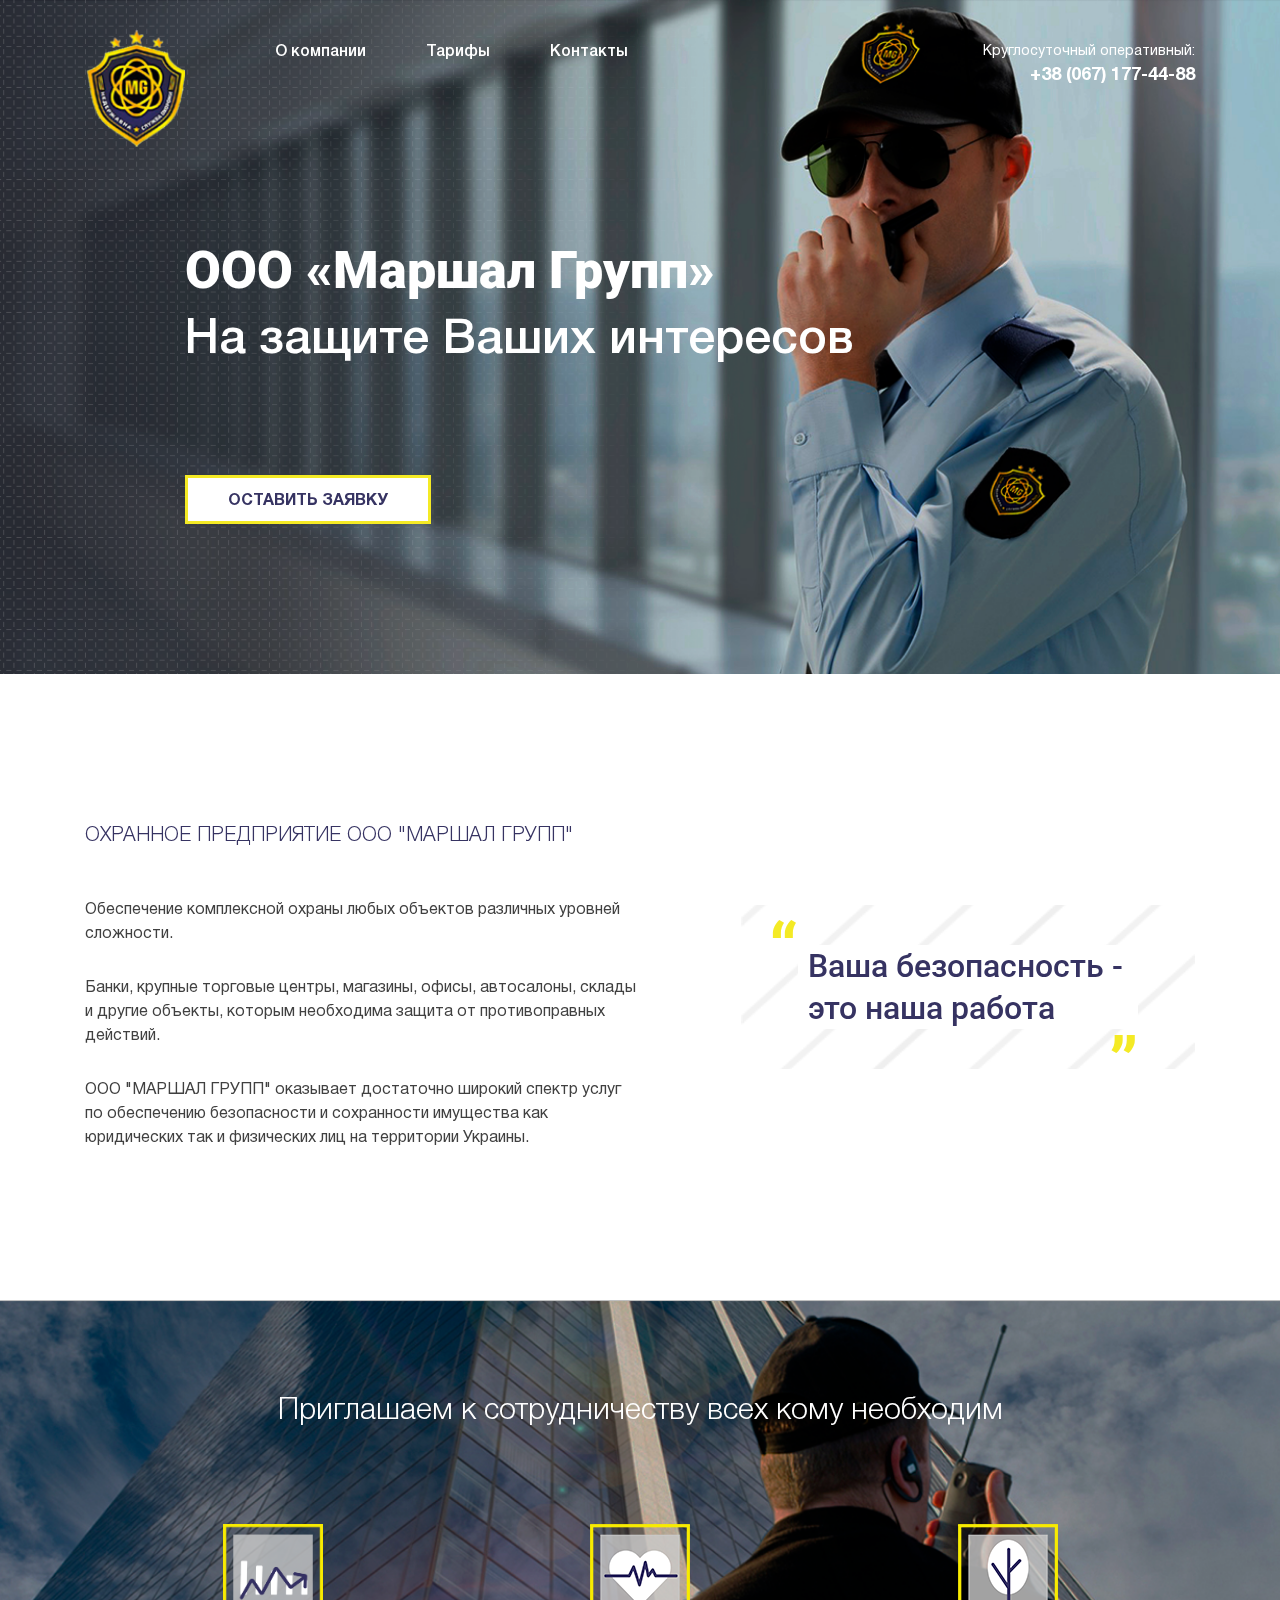
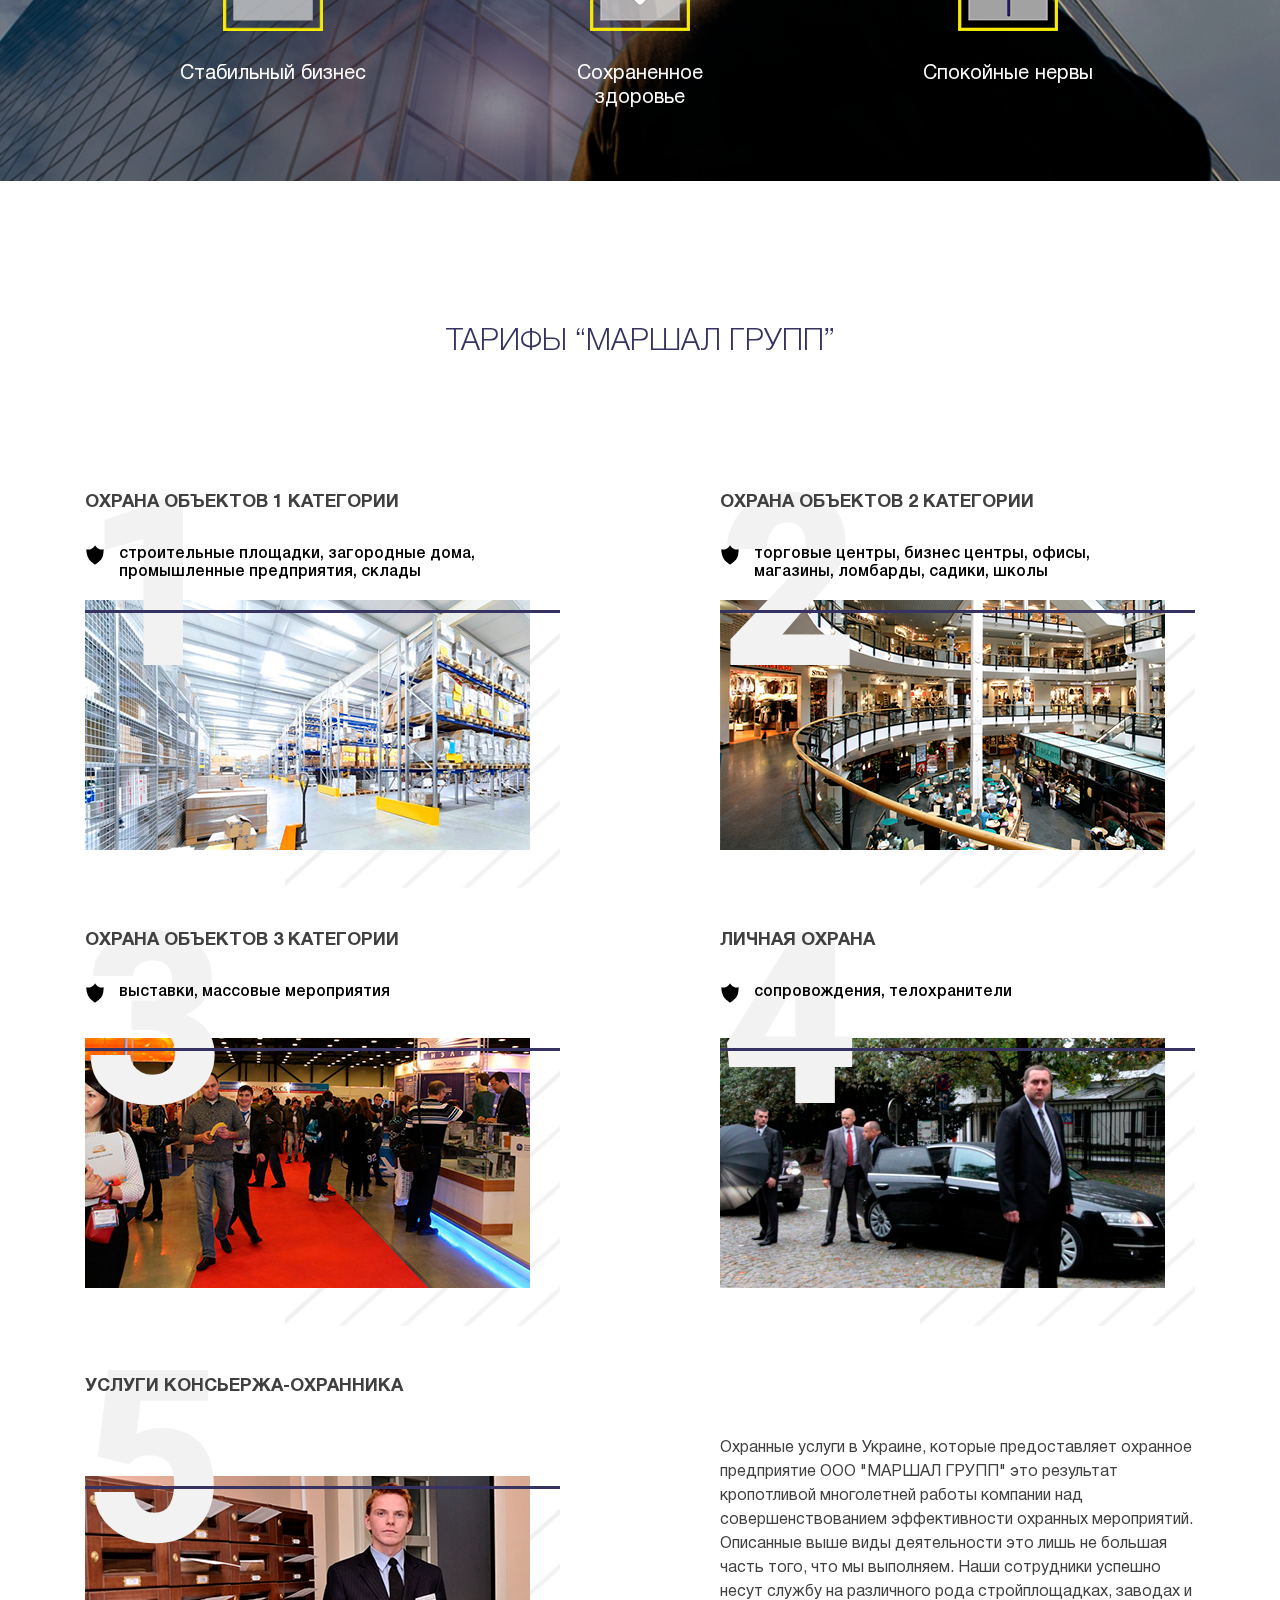
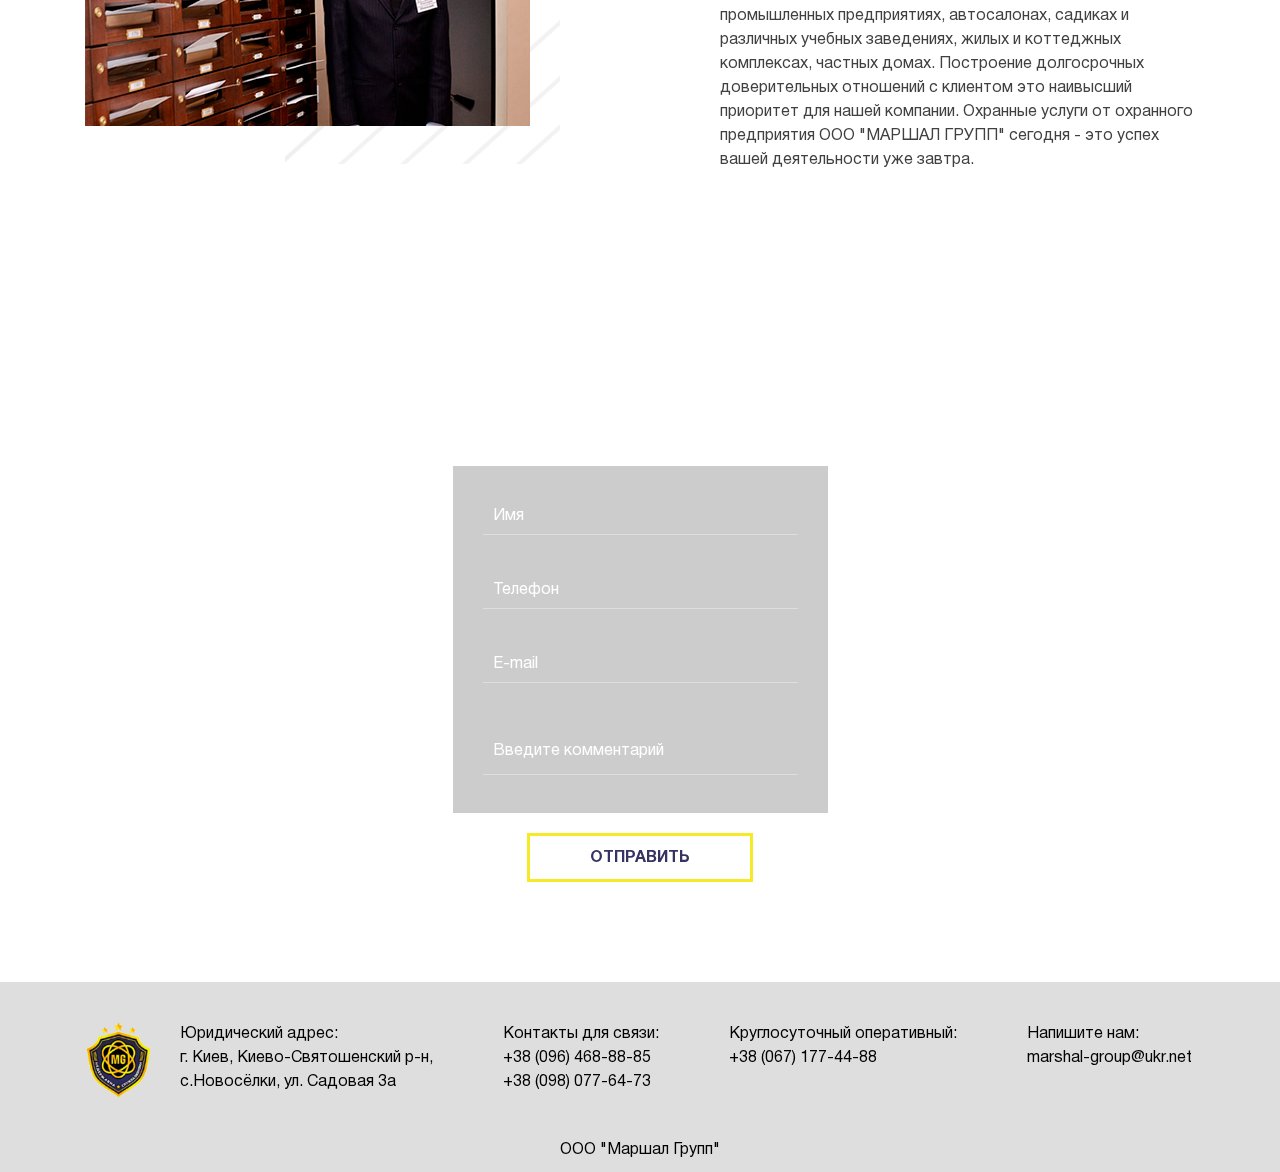
<file: index.html>
<!DOCTYPE html>
<html lang="ru">
<head>
    <meta charset="UTF-8">
    <meta name="viewport" content="width=device-width" initial-scale="1.0">
    <title>Главная</title>
    <link rel="icon" href="img/fav-ico.png">
    <link rel="stylesheet" href="css/style.css">
    <link href="https://fonts.googleapis.com/css?family=Roboto:500,700,900,900i" rel="stylesheet">
</head>
<body>
  <header class="header home-page" data-parallax="scroll" data-image-src="img/header-bg.png">
    <div class="wrapper">
      <div class="header-sticky">
        <div class="header-sticky__wrapper">
          <div class="header-content">
            <div class="header-logo">
              <img src="img/logo.png" alt="">
            </div>
            <ul class="header-nav">
              <li class="header-nav__item">
                <a href="documents/about.html">О компании</a>
              </li>
              <li class="header-nav__item">
                <a href="documents/tariff.html">Тарифы</a>
              </li>
              <li class="header-nav__item">
                <a href="documents/contacts.html">Контакты</a>
              </li>
            </ul>
            <div class="header-tell">
              <span>Круглосуточный оперативный:</span>
              <a href="#">+38 (067) 177-44-88 </a>
            </div>
          </div>
        </div>
      </div>
      <div class="header-title" >
        <h1>ООО «Маршал Групп»</h1>
        <p>На защите Ваших интересов</p>
        <a href="#" class="mar-btn js-scroll">Оставить заявку</a>
      </div>
    </div>
  </header>
  <main class="main home-page">
    <div class="wrapper">
        <div class="main-content">
          <div class="marshal-text">
            <h2>Охранное предприятие ООО "МАРШАЛ ГРУПП"</h2>
            <p>Обеспечение комплексной охраны любых объектов различных уровней сложности.</p>
            <p>Банки, крупные торговые центры, магазины, офисы, автосалоны, склады и другие объекты, которым   необходима защита от противоправных действий.</p>
            <p>OOO "МАРШАЛ ГРУПП" оказывает достаточно широкий спектр услуг по обеспечению безопасности и сохранности имущества как юридических так и физических лиц на территории Украины.</p>
          </div>
          <div class="main-title">
            <div class="main-title__text">
              <p>Ваша безопасность - это наша работа</p>
              <div class="pattern-block">
              </div>
            </div>
          </div>
        </div>
      </div>
      <div class="cooperation" style="background-image: url('img/cooperation.png');">
        <div class="wrapper">
          <p class="cooperation-title">Приглашаем к сотрудничеству всех кому необходим</p>
          <div class="cooperation-offers">
            <div class="cooperation-offers__row">
              <div class="offers__img">
                <img src="img/buisness.png" alt="">
              </div>
              <span>Стабильный бизнес</span>
            </div>
            <div class="cooperation-offers__row">
              <div class="offers__img">
                <img src="img/health.png" alt="">
              </div>
              <span>Сохраненное здоровье</span>
            </div>
            <div class="cooperation-offers__row">
              <div class="offers__img">
                <img src="img/nerves.png" alt="">
              </div>
              <span>Спокойные нервы</span>
            </div>
          </div>
        </div>
      </div>
      <div class="rates">
        <p class="rates-title">Тарифы “Маршал групп”</p>
        <div class="wrapper">
          <div class="rates-content__holder">
            <div class="rates-block">
              <a href="documents/tariff.html#obj1">
                <div class="rates-block__content" style="background-image: url('img/rate1.png');">
                  <div class="rates-block__top">
                    <h3>Охрана объектов 1 категории</h3>
                    <div>
                      <img src="img/shield.svg" alt=""> <span>строительные площадки, загородные дома, промышленные предприятия, склады </span>
                    </div>
                  </div>
                </div>
                <div class="pattern-block"></div>
              </a>
            </div>
            <div class="rates-block">
              <a href="documents/tariff.html#obj2">
                <div class="rates-block__content" style="background-image: url('img/tc.png');">
                  <div class="rates-block__top">
                    <h3>Охрана объектов 2 категории</h3>
                    <div>
                      <img src="img/shield.svg" alt=""> <span>торговые центры, бизнес центры, офисы, магазины, ломбарды, садики, школы </span>
                    </div>
                  </div>
                </div>
                <div class="pattern-block"></div>
              </a>
            </div>
            <div class="rates-block">
              <a href="documents/tariff.html#obj3">
                <div class="rates-block__content" style="background-image: url('img/exhibition.png');">
                  <div class="rates-block__top">
                    <h3>Охрана объектов 3 категории</h3>
                    <div>
                      <img src="img/shield.svg" alt=""> <span>выставки, массовые мероприятия </span>
                    </div>
                  </div>
                </div>
                <div class="pattern-block"></div>
              </a>
            </div>
            <div class="rates-block">
              <a href="documents/tariff.html#personal">
                <div class="rates-block__content" style="background-image: url('img/personal.png');">
                  <div class="rates-block__top">
                    <h3>Личная охрана</h3>
                    <div>
                      <img src="img/shield.svg" alt=""> <span>сопровождения, телохранители </span>
                    </div>
                  </div>
                </div>
                <div class="pattern-block"></div>
              </a>
            </div>
            <div class="rates-block">
              <a href="documents/tariff.html#concierge">
                <div class="rates-block__content" style="background-image: url('img/concierge.png');">
                  <div class="rates-block__top">
                    <h3>Услуги консьержа-охранника</h3>
                  </div>
                </div>
                <div class="pattern-block"></div>
              </a>
            </div>
            <div class="rates-text">
              <p>Охранные услуги в Украине, которые предоставляет охранное предприятие ООО "МАРШАЛ ГРУПП" это результат кропотливой многолетней работы компании над совершенствованием эффективности охранных мероприятий. Описанные выше виды деятельности это лишь не большая часть того, что мы выполняем. Наши сотрудники успешно несут службу на различного рода стройплощадках, заводах и промышленных предприятиях, автосалонах, садиках и различных учебных заведениях, жилых и коттеджных комплексах, частных домах. Построение долгосрочных доверительных отношений с клиентом это наивысший приоритет для нашей компании. Охранные услуги от охранного предприятия ООО "МАРШАЛ ГРУПП" сегодня - это успех вашей деятельности уже завтра.</p>
            </div>
          </div>
        </div>
      </div>
      <div class="application" data-parallax="scroll" data-image-src="img/Form-bg.png">
        <form id="gform" method="POST" class="personal-info__form form" data-email="example@email.net"
          action="https://script.google.com/macros/s/AKfycby8_B1Toqc78AIIRqLS2TufLQji4BsklHfNVCa5/exec">
          <p>Оставить заявку</p>
          <div class="personal-info__shadow">
            <div class="input-holder">
              <label for="name-send">Имя</label>
              <input type="text" placeholder="" id="name-send" class="form-text" name="name">
            </div>
            <div class="input-holder">
              <label for="phone-send">Телефон</label>
              <input type="text" placeholder="" id="phone-send" class="form-text" name="phone" required>
            </div>
            <div class="input-holder">
              <label for="email-send">E-mail</label>
              <input type="email" placeholder="" id="email-send" class="form-text" name="email">
            </div>
            <div class="input-holder">
              <label for="mail-text">Введите комментарий</label>
              <textarea  placeholder="" id="mail-text"  class="form-text" name="message"></textarea>
            </div>
            <div id="thankyou_message">
              <p>Спасибо</p>
              <span>Мы свяжимся с вами в ближайшее время</span>
            </div>
          </div>
          <input type="submit" class="mar-btn" value="отправить">
        </form>
      </div>
  </main>
  <footer class="footer">
    <div class="wrapper">
      <div class="footer-content">
        <div class="footer-logo">
          <img src="img/logo.png" alt="">
        </div>
         <ul class="footer-list copy">
          <li class="footer-list__item">
            ООО "Маршал Групп"
          </li>
        </ul>
        <ul class="footer-list">
          <li class="footer-list__item">
            <p>Контакты для связи:</p>
          </li>
          <li class="footer-list__item">
            <a href="tel:+38 (096) 468-88-85">+38 (096) 468-88-85</a>
          </li>
          <li class="footer-list__item">
            <a href="tel:+38 (098) 077-64-73">+38 (098) 077-64-73</a>
          </li>
        </ul>
        <ul class="footer-list">
          <li class="footer-list__item">
            <p>Юридический адрес:</p>
          </li>
          <li class="footer-list__item">
            г. Киев, Киево-Святошенский р-н,
          </li>
          <li class="footer-list__item">
            с.Новосёлки, ул. Садовая 3а
          </li>
        </ul>
        <ul class="footer-list">
          <li class="footer-list__item">
            <p>Круглосуточный оперативный:</p>
            <span>Круглосуточный:</span>
          </li>
          <li class="footer-list__item">
            <a href="tel:+38 (067) 177-44-88 ">+38 (067) 177-44-88 </a>
          </li>
        </ul>
        <ul class="footer-list">
          <li class="footer-list__item">
            <p>Напишите нам:</p>
          </li>
          <li class="footer-list__item">
            <a href="mailto:marshal-group@ukr.net">marshal-group@ukr.net</a>
          </li>
        </ul>
      </div>
    </div>
    <div class="copy">
      <p>ООО "Маршал Групп"</p>
    </div>
  </footer>
  

  <script src="js/jquery-3.2.1.min.js"></script>
  <script src="js/script.js"></script>
  <script src="js/form-submit.js" ></script>
  <script src="js/parallax.min.js"></script>
</body>
</html>
</file>
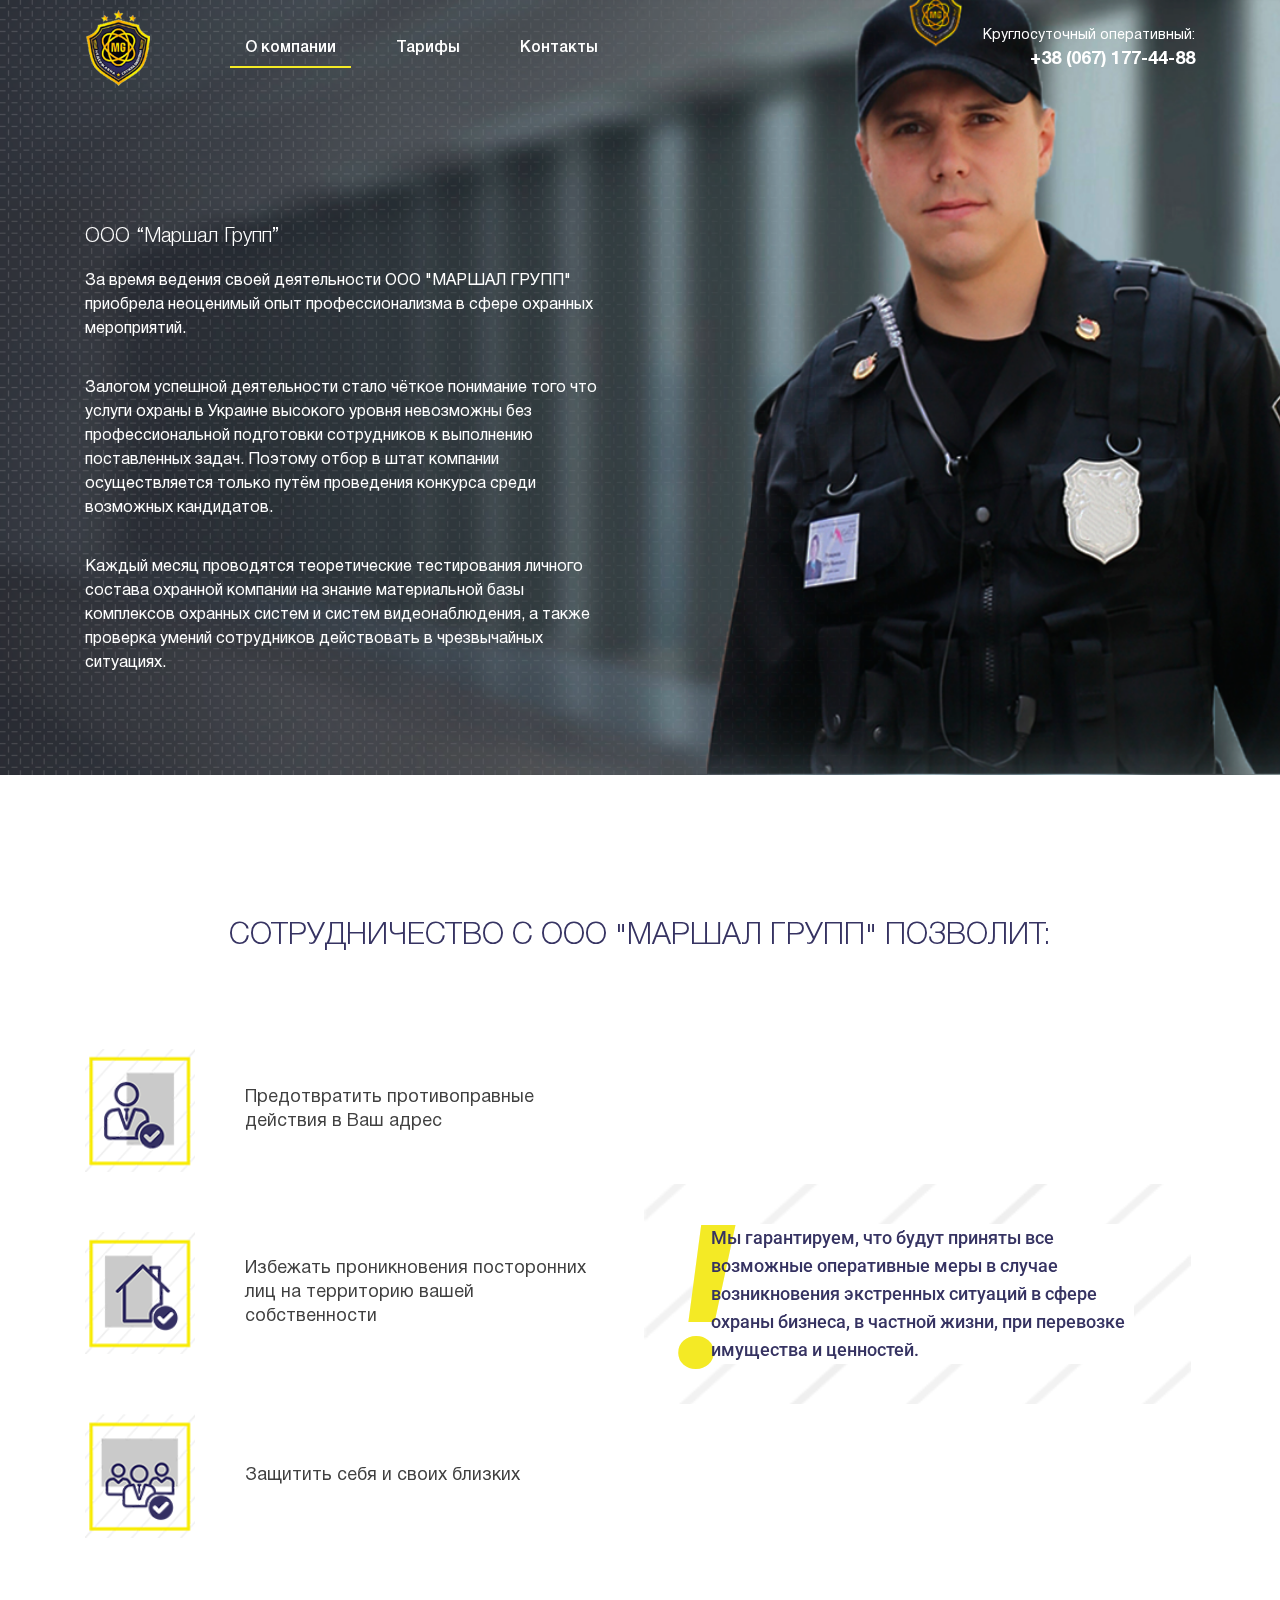
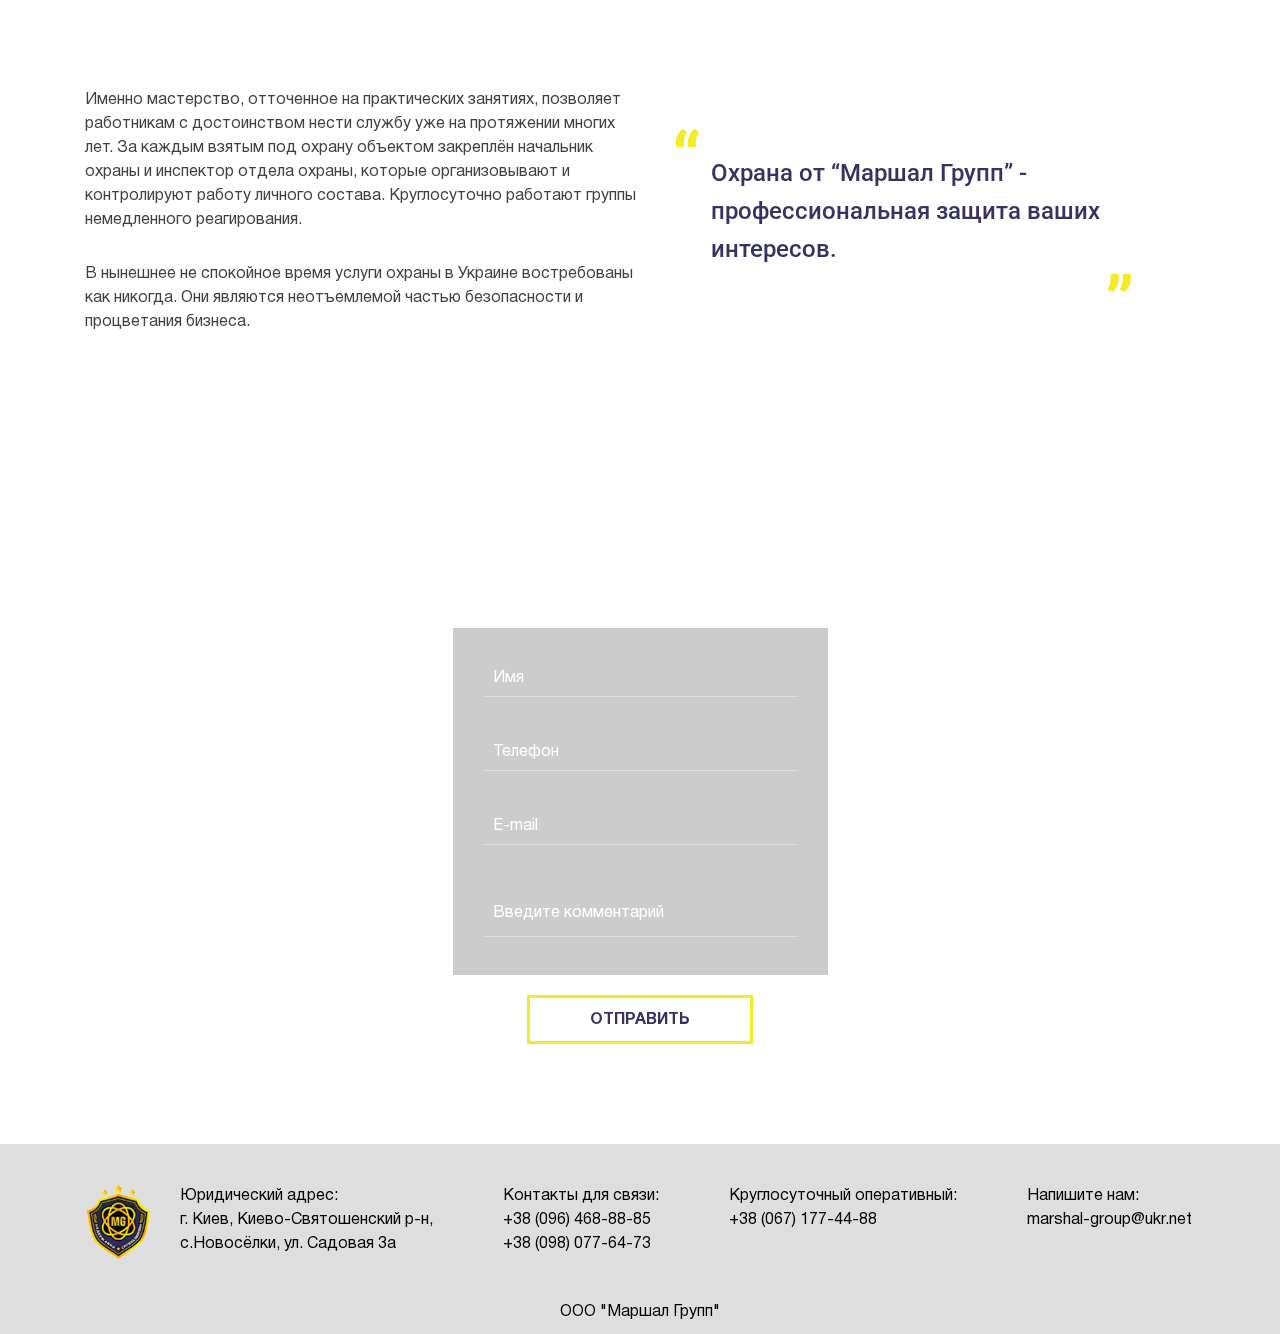
<file: documents/about.html>
<!DOCTYPE html>
<html lang="ru">
<head>
    <meta charset="UTF-8">
    <meta name="viewport" content="width=device-width" initial-scale="1.0">
    <title>О компании</title>
    <link rel="icon" href="../img/fav-ico.png">
    <link rel="stylesheet" href="../css/style.css">
    <link href="https://fonts.googleapis.com/css?family=Roboto:500" rel="stylesheet">
</head>
<body>
  <header class="header about" data-parallax="scroll" data-image-src="../img/about-header.png">
    <div class="wrapper">
      <div class="header-sticky">
        <div class="header-sticky__wrapper">
          <div class="header-content">
            <div class="header-logo">
              <a href="../index.html"><img src="../img/logo.png" alt=""></a>
            </div>
            <ul class="header-nav">
              <li class="header-nav__item active">
                <a>О компании</a>
              </li>
              <li class="header-nav__item">
                <a href="tariff.html">Тарифы</a>
              </li>
              <li class="header-nav__item">
                <a href="contacts.html">Контакты</a>
              </li>
            </ul>
            <div class="header-tell">
              <span>Круглосуточный оперативный:</span>
              <a href="#">+38 (067) 177-44-88 </a>
            </div>
          </div>
        </div>
      </div>
      <div class="header-title">
        <h1>ООО “Маршал Групп” </h1>
        <p>За время ведения своей деятельности ООО "МАРШАЛ ГРУПП" приобрела неоценимый опыт профессионализма в сфере охранных мероприятий.</p>
        <p>Залогом успешной деятельности стало чёткое понимание того что услуги охраны в Украине высокого уровня невозможны без профессиональной подготовки сотрудников к выполнению поставленных задач. Поэтому отбор в штат компании осуществляется только путём проведения конкурса среди возможных кандидатов.</p>
        <p>Каждый месяц проводятся теоретические тестирования личного состава охранной компании на знание материальной базы комплексов охранных систем и систем видеонаблюдения, а также проверка умений сотрудников действовать в чрезвычайных ситуациях.</p>
      </div>
    </div>
  </header>
  <main class="main about">
    <p class="rates-title">Сотрудничество с ООО "МАРШАЛ ГРУПП" позволит:</p>
    <div class="wrapper">
      <div class="about-get">
        <div class="about-get__block">
          <div class="about-get__item">
            <img src="../img/about-img1.png" alt="">
            <span class="about-get__text">Предотвратить противоправные действия 
в Ваш адрес</span>
          </div>
          <div class="about-get__item">
            <img src="../img/about-img2.png" alt="">
            <span class="about-get__text">Избежать проникновения посторонних 
лиц на территорию вашей собственности</span>
          </div>
          <div class="about-get__item">
            <img src="../img/about-img3.png" alt="">
            <span class="about-get__text">Защитить себя и своих близких</span>
          </div>
        </div>
        <div class="main-title">
          <div class="main-title__text">
            <p>Мы гарантируем, что будут приняты все возможные оперативные меры в случае возникновения экстренных ситуаций в сфере охраны бизнеса, в частной жизни, при перевозке имущества и ценностей.</p>
            <div class="pattern-block">
            </div>
          </div>
        </div>
      </div>
        <div class="about-desctiption">
          <div class="about-desctiption__text">
            <p>Именно мастерство, отточенное на практических занятиях, позволяет работникам с достоинством нести службу уже на протяжении многих лет. За каждым взятым под охрану объектом закреплён начальник охраны и инспектор отдела охраны, которые организовывают и контролируют работу личного состава. Круглосуточно работают группы немедленного реагирования.</p>
            <p>В нынешнее не спокойное время услуги охраны в Украине востребованы как никогда. Они являются неотъемлемой частью безопасности и процветания бизнеса.</p>
          </div>
          <div class="main-title">
            <div class="main-title__text">
              <p>Охрана от “Маршал Групп” - профессиональная защита ваших интересов.</p>
              </div>
            </div>
           </div>
        </div>
      </div>
    </div>
      <div class="application" data-parallax="scroll" data-image-src="../img/Form-bg.png">
        <form id="gform" method="POST" class="personal-info__form form" data-email="example@email.net"
          action="https://script.google.com/macros/s/AKfycby8_B1Toqc78AIIRqLS2TufLQji4BsklHfNVCa5/exec">
          <p>Оставить заявку</p>
          <div class="personal-info__shadow">
            <div class="input-holder">
              <label for="name-send">Имя</label>
              <input type="text" placeholder="" id="name-send" class="form-text" name="name">
            </div>
            <div class="input-holder">
              <label for="phone-send">Телефон</label>
              <input type="text" placeholder="" id="phone-send" class="form-text" name="phone" required>
            </div>
            <div class="input-holder">
              <label for="email-send">E-mail</label>
              <input type="email" placeholder="" id="email-send" class="form-text" name="email">
            </div>
            <div class="input-holder">
              <label for="mail-text">Введите комментарий</label>
              <textarea  placeholder="" id="mail-text"  class="form-text" name="message"></textarea>
            </div>
            <div id="thankyou_message">
              <p>Спасибо</p>
              <span>Мы свяжимся с вами в ближайшее время</span>
            </div>
          </div>
          <input type="submit" class="mar-btn" value="отправить">
        </form>
      </div>
  </main>
  <footer class="footer">
    <div class="wrapper">
      <div class="footer-content">
        <div class="footer-logo">
          <img src="../img/logo.png" alt="">
        </div>
         <ul class="footer-list copy">
          <li class="footer-list__item">
            ООО "Маршал Групп"
          </li>
        </ul>
        <ul class="footer-list">
          <li class="footer-list__item">
            <p>Контакты для связи:</p>
          </li>
          <li class="footer-list__item">
            <a href="tel:+38 (096) 468-88-85">+38 (096) 468-88-85</a>
          </li>
          <li class="footer-list__item">
            <a href="tel:+38 (098) 077-64-73">+38 (098) 077-64-73</a>
          </li>
        </ul>
        <ul class="footer-list">
          <li class="footer-list__item">
            <p>Юридический адрес:</p>
          </li>
          <li class="footer-list__item">
            г. Киев, Киево-Святошенский р-н,
          </li>
          <li class="footer-list__item">
            с.Новосёлки, ул. Садовая 3а
          </li>
        </ul>
        <ul class="footer-list">
          <li class="footer-list__item">
            <p>Круглосуточный оперативный:</p>
            <span>Круглосуточный:</span>
          </li>
          <li class="footer-list__item">
            <a href="tel:+38 (067) 177-44-88 ">+38 (067) 177-44-88 </a>
          </li>
        </ul>
        <ul class="footer-list">
          <li class="footer-list__item">
            <p>Напишите нам:</p>
          </li>
          <li class="footer-list__item">
            <a href="mailto:marshal-group@ukr.net">marshal-group@ukr.net</a>
          </li>
        </ul>
      </div>
    </div>
    <div class="copy">
      <p>ООО "Маршал Групп"</p>
    </div>
  </footer>

  <script src="../js/jquery-3.2.1.min.js"></script>
  <script src="../js/script.js"></script>
  <script src="../js/form-submit.js" ></script>
  <script src="../js/parallax.min.js"></script>
</body>
</html>
</file>
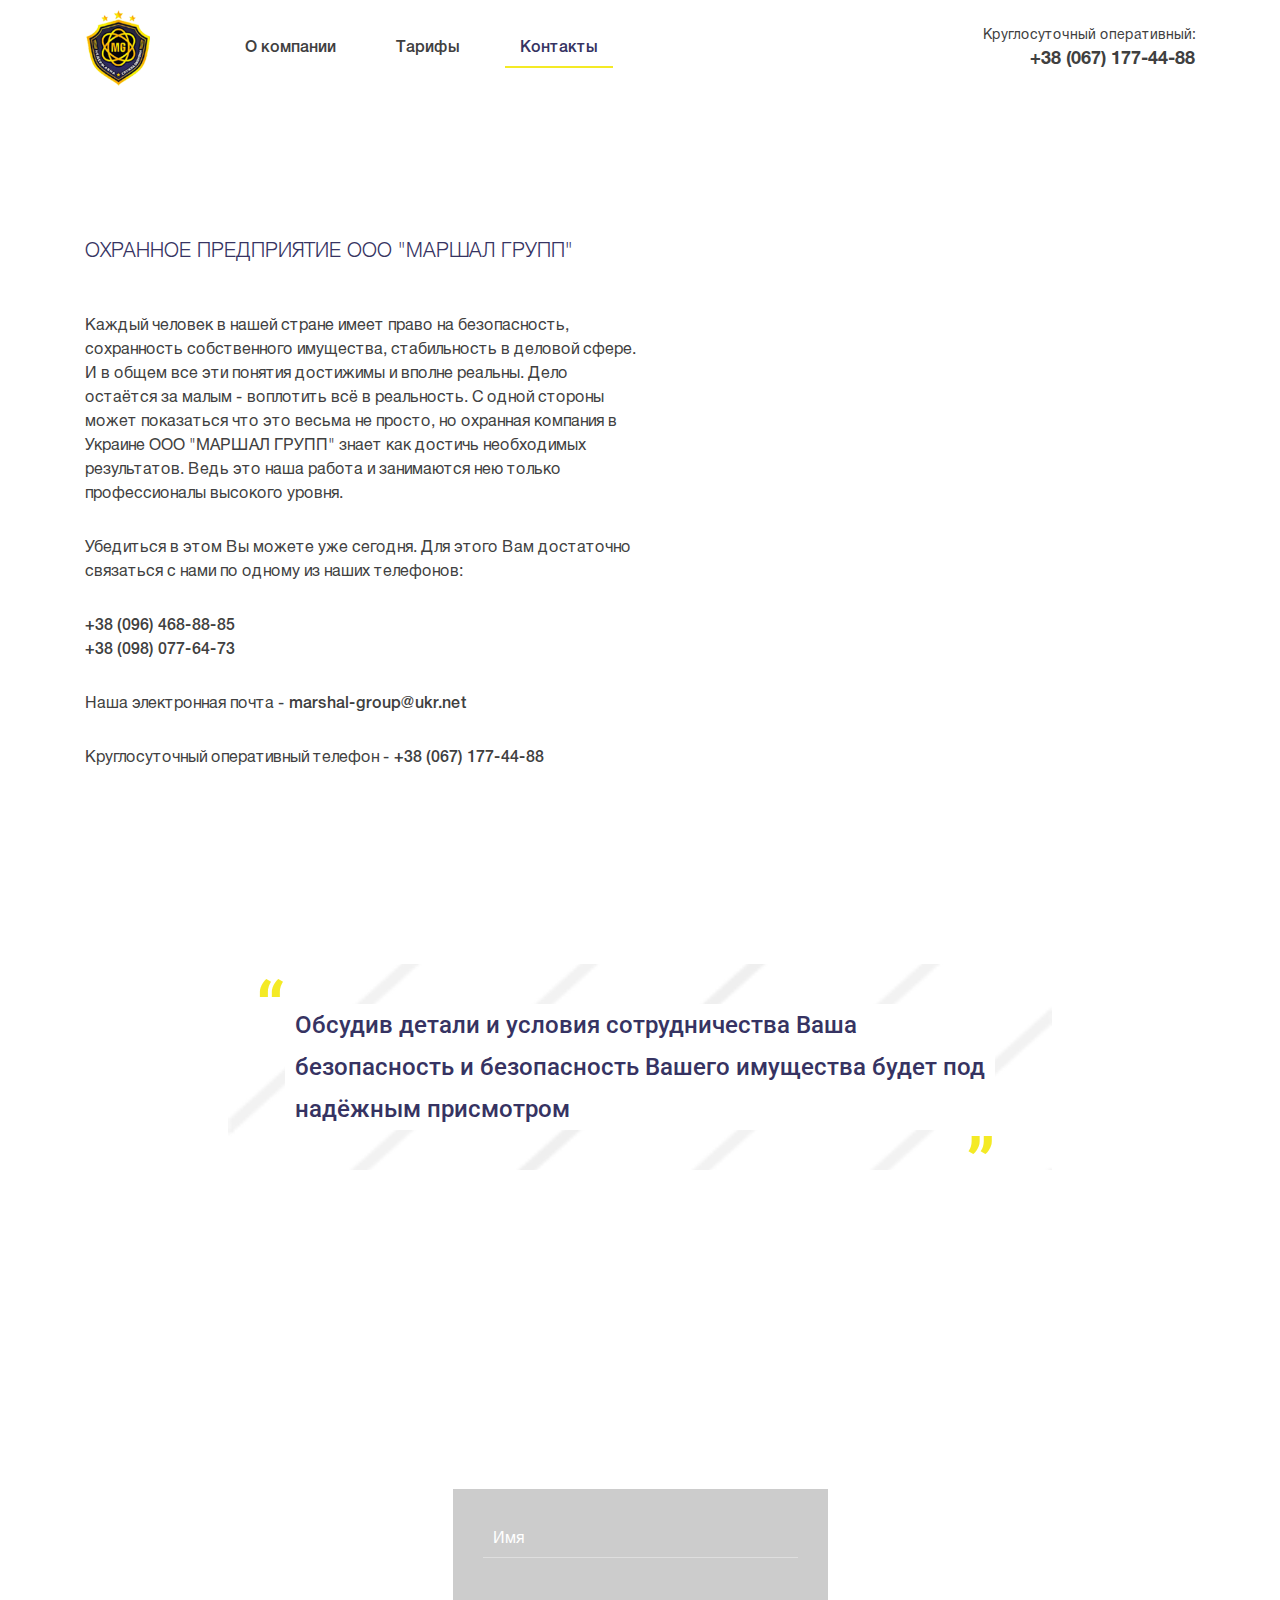
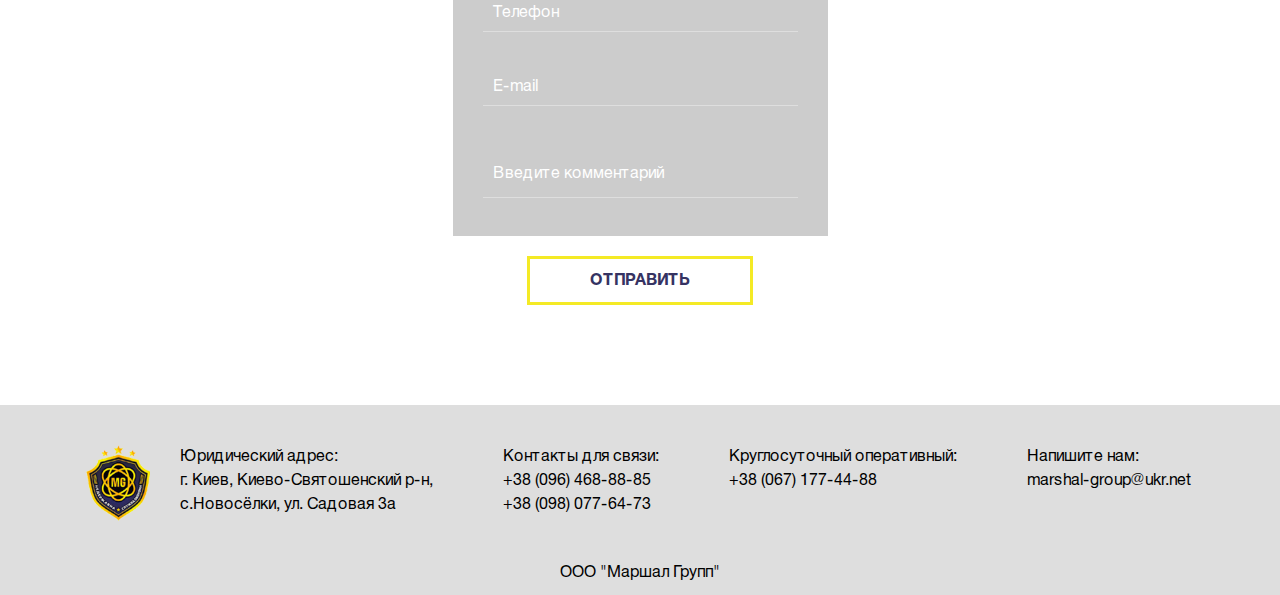
<file: documents/contacts.html>
<!DOCTYPE html>
<html lang="ru">
<head>
    <meta charset="UTF-8">
    <meta name="viewport" content="width=device-width" initial-scale="1.0">
    <title>Контакты</title>
    <link rel="icon" href="../img/fav-ico.png">
    <link rel="stylesheet" href="../css/style.css">
    <link href="https://fonts.googleapis.com/css?family=Roboto:500,700,900,900i" rel="stylesheet">
</head>
<body>
  <header class="header contacts">
    <div class="wrapper">
      <div class="header-sticky">
        <div class="header-sticky__wrapper">
          <div class="header-content">
            <div class="header-logo">
              <a href="../index.html"><img src="../img/logo.png" alt=""></a>
            </div>
            <ul class="header-nav">
              <li class="header-nav__item">
                <a href="about.html">О компании</a>
              </li>
              <li class="header-nav__item">
                <a href="tariff.html">Тарифы</a>
              </li>
              <li class="header-nav__item active">
                <a>Контакты</a>
              </li>
            </ul>
            <div class="header-tell">
              <span>Круглосуточный оперативный:</span>
              <a href="#">+38 (067) 177-44-88 </a>
            </div>
          </div>
        </div>
      </div>
    </div>
  </header>
  <main class="main contacts">
    <div class="wrapper">
        <div class="main-content">
          <div class="marshal-text">
            <h2>Охранное предприятие ООО "МАРШАЛ ГРУПП"</h2>
            <p>Каждый человек в нашей стране имеет право на безопасность, сохранность собственного имущества, стабильность в деловой сфере. И в общем все эти понятия достижимы и вполне реальны. Дело остаётся за малым - воплотить всё в реальность. С одной стороны может показаться что это весьма не просто, но охранная компания в Украине ООО "МАРШАЛ ГРУПП" знает как достичь необходимых результатов. Ведь это наша работа и занимаются нею только профессионалы высокого уровня.</p>
            <p>Убедиться в этом Вы можете уже сегодня. Для этого Вам достаточно связаться с нами по одному из наших телефонов:</p>
            <p><a href="tel:+38 (096) 468-88-85">+38 (096) 468-88-85</a>
            <span><a href="tel:+38 (098) 077-64-73">+38 (098) 077-64-73</a></span>
            </p>
            <p>Наша электронная почта - <a href="mailto:marshal-group@ukr.net">marshal-group@ukr.net</a></p>
            <p>Круглосуточный оперативный телефон - <a href="tel:+38 (067) 177-44-88">+38 (067) 177-44-88</a></p>
          </div>
          <div id="map" class="map">
            <iframe src="https://www.google.com/maps/embed?pb=!1m18!1m12!1m3!1d2545.9252335275905!2d30.449693215727645!3d50.34929987946143!2m3!1f0!2f0!3f0!3m2!1i1024!2i768!4f13.1!3m3!1m2!1s0x40d4c8407ddb1629%3A0xb7975f041aceebd2!2z0KHQsNC00L7QstCw0Y8g0YPQuy4sIDMsINCd0L7QstC-0YHRltC70LrQuCwg0JrQuNGX0LLRgdGM0LrQsCDQvtCx0Lsu!5e0!3m2!1sru!2sua!4v1535566447534" width="100%" height="100%" frameborder="0" style="border:0" allowfullscreen></iframe>
          </div>
        </div>
        <div class="main-title">
          <div class="main-title__text">
            <p>Обсудив детали и условия сотрудничества Ваша безопасность и безопасность Вашего имущества будет под надёжным присмотром</p>
            <div class="pattern-block">
            </div>
          </div>
        </div>
      </div>
      <div class="application" data-parallax="scroll" data-image-src="../img/Form-bg.png">
        <form id="gform" method="POST" class="personal-info__form form" data-email="example@email.net"
          action="https://script.google.com/macros/s/AKfycby8_B1Toqc78AIIRqLS2TufLQji4BsklHfNVCa5/exec">
          <p>Оставить заявку</p>
          <div class="personal-info__shadow">
            <div class="input-holder">
              <label for="name-send">Имя</label>
              <input type="text" placeholder="" id="name-send" class="form-text" name="name">
            </div>
            <div class="input-holder">
              <label for="phone-send">Телефон</label>
              <input type="text" placeholder="" id="phone-send" class="form-text" name="phone" required>
            </div>
            <div class="input-holder">
              <label for="email-send">E-mail</label>
              <input type="email" placeholder="" id="email-send" class="form-text" name="email">
            </div>
            <div class="input-holder">
              <label for="mail-text">Введите комментарий</label>
              <textarea  placeholder="" id="mail-text"  class="form-text" name="message"></textarea>
            </div>
            <div id="thankyou_message">
              <p>Спасибо</p>
              <span>Мы свяжимся с вами в ближайшее время</span>
            </div>
          </div>
          <input type="submit" class="mar-btn" value="отправить">
        </form>
      </div>
  </main>
  <footer class="footer">
    <div class="wrapper">
      <div class="footer-content">
        <div class="footer-logo">
          <img src="../img/logo.png" alt="">
        </div>
         <ul class="footer-list copy">
          <li class="footer-list__item">
            ООО "Маршал Групп"
          </li>
        </ul>
        <ul class="footer-list">
          <li class="footer-list__item">
            <p>Контакты для связи:</p>
          </li>
          <li class="footer-list__item">
            <a href="tel:+38 (096) 468-88-85">+38 (096) 468-88-85</a>
          </li>
          <li class="footer-list__item">
            <a href="tel:+38 (098) 077-64-73">+38 (098) 077-64-73</a>
          </li>
        </ul>
        <ul class="footer-list">
          <li class="footer-list__item">
            <p>Юридический адрес:</p>
          </li>
          <li class="footer-list__item">
            г. Киев, Киево-Святошенский р-н,
          </li>
          <li class="footer-list__item">
            с.Новосёлки, ул. Садовая 3а
          </li>
        </ul>
        <ul class="footer-list">
          <li class="footer-list__item">
            <p>Круглосуточный оперативный:</p>
            <span>Круглосуточный:</span>
          </li>
          <li class="footer-list__item">
            <a href="tel:+38 (067) 177-44-88 ">+38 (067) 177-44-88 </a>
          </li>
        </ul>
        <ul class="footer-list">
          <li class="footer-list__item">
            <p>Напишите нам:</p>
          </li>
          <li class="footer-list__item">
            <a href="mailto:marshal-group@ukr.net">marshal-group@ukr.net</a>
          </li>
        </ul>
      </div>
    </div>
    <div class="copy">
      <p>ООО "Маршал Групп"</p>
    </div>
  </footer>
  

  <script src="../js/jquery-3.2.1.min.js"></script>
  <script src="../js/script.js"></script>
  <script src="../js/form-submit.js" ></script>
  <script src="../js/parallax.min.js"></script>
</body>
</html>
</file>
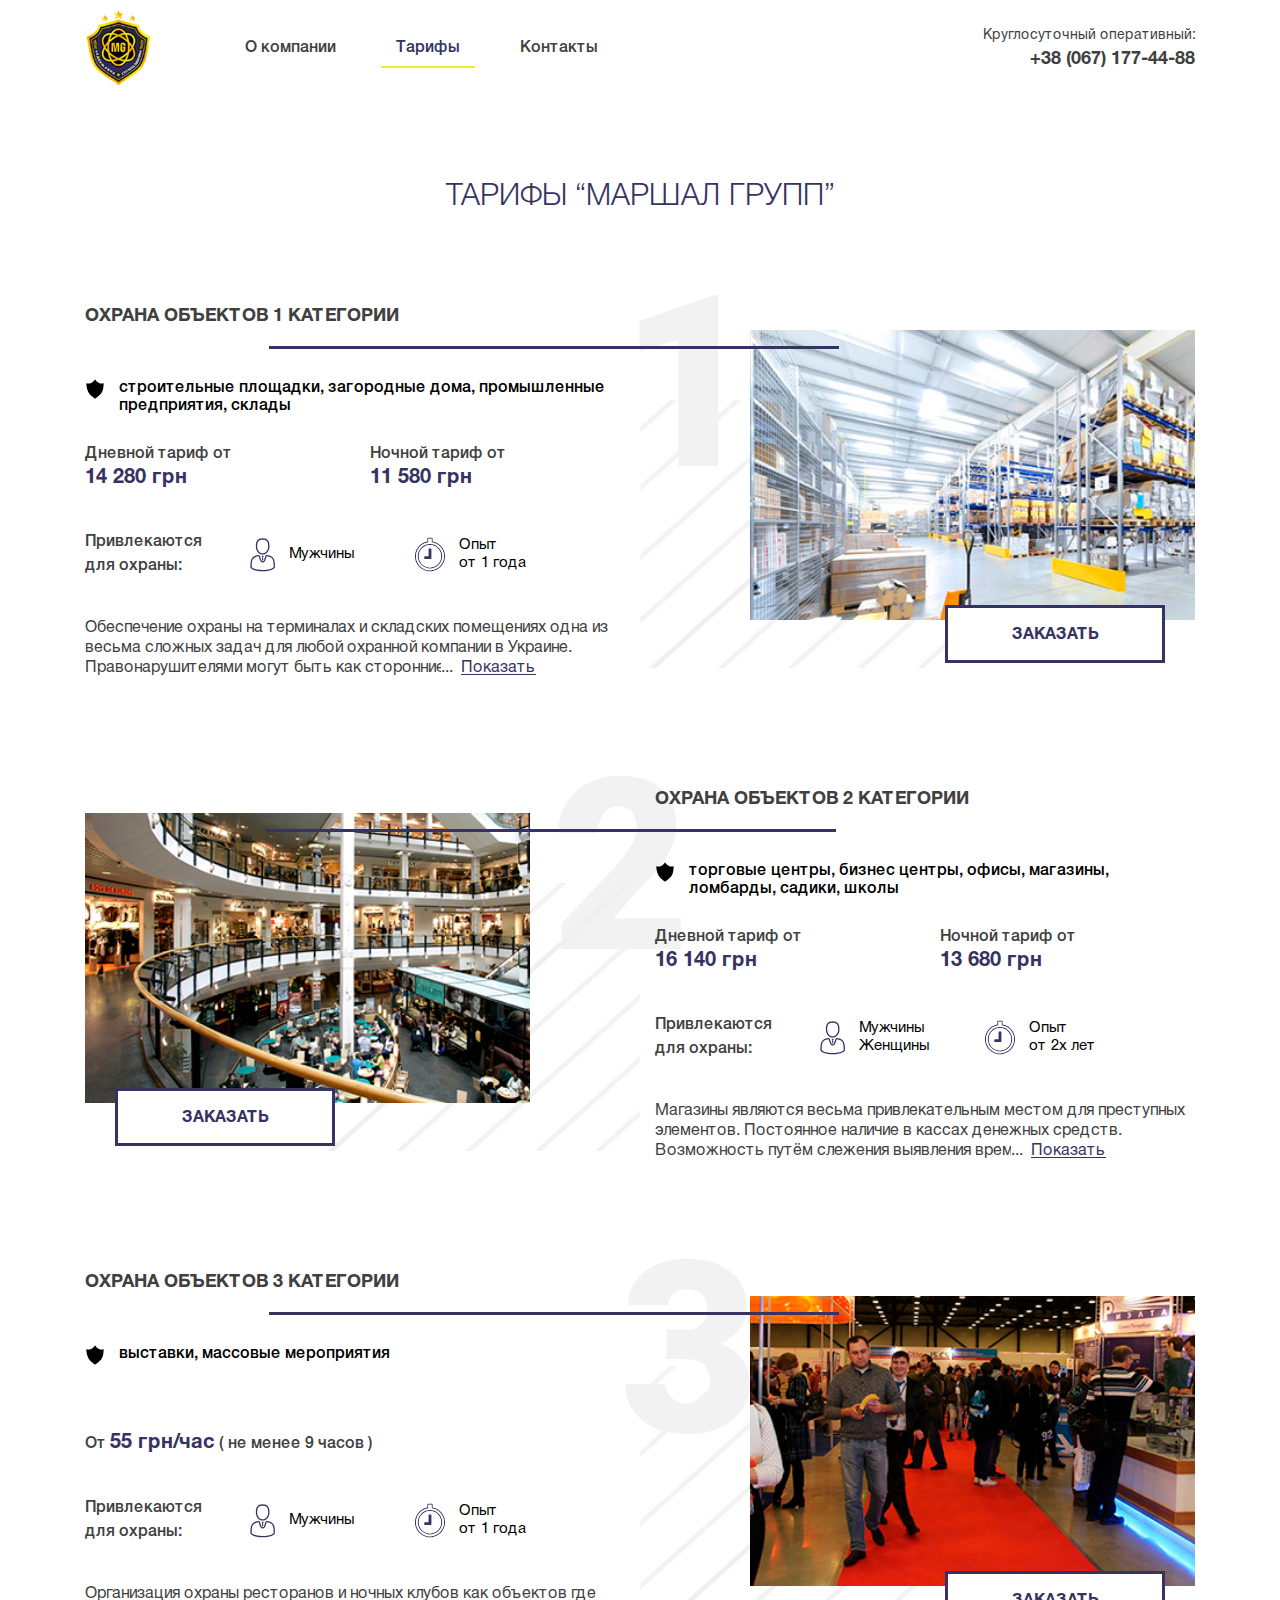
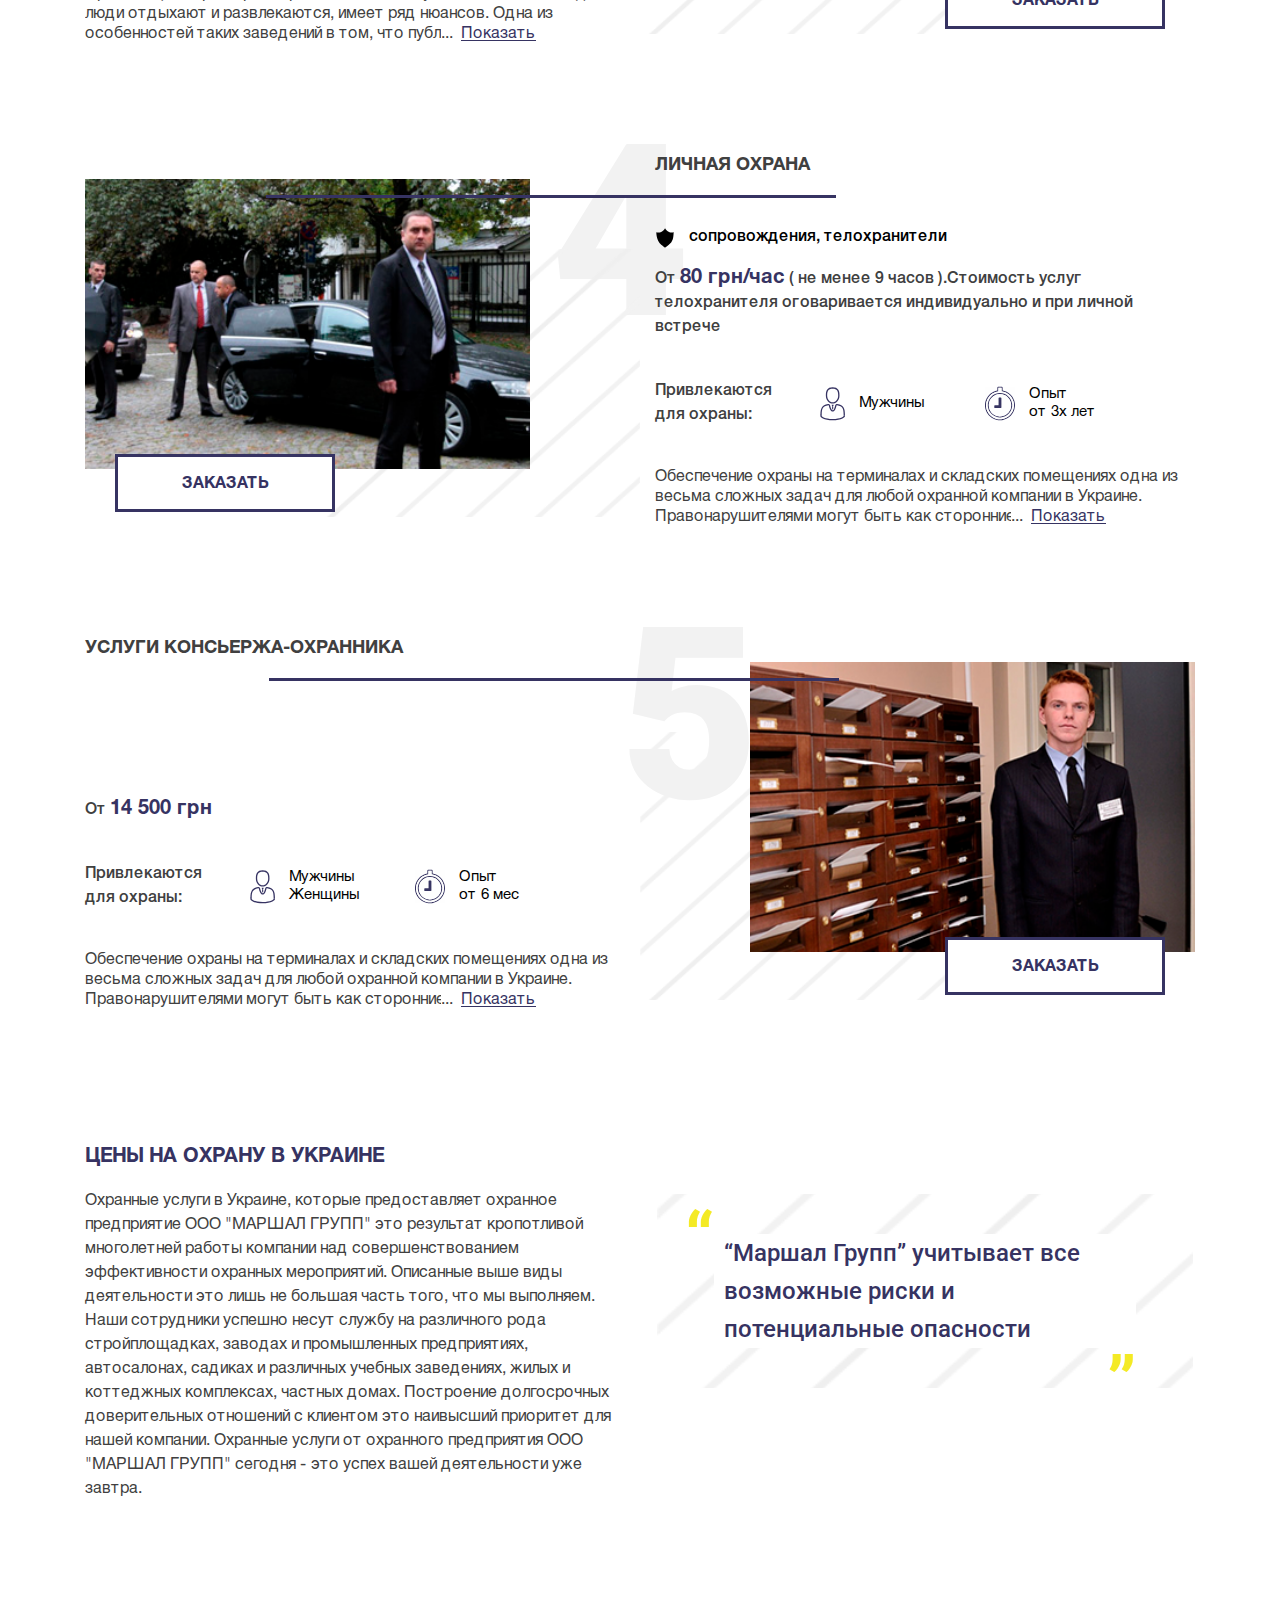
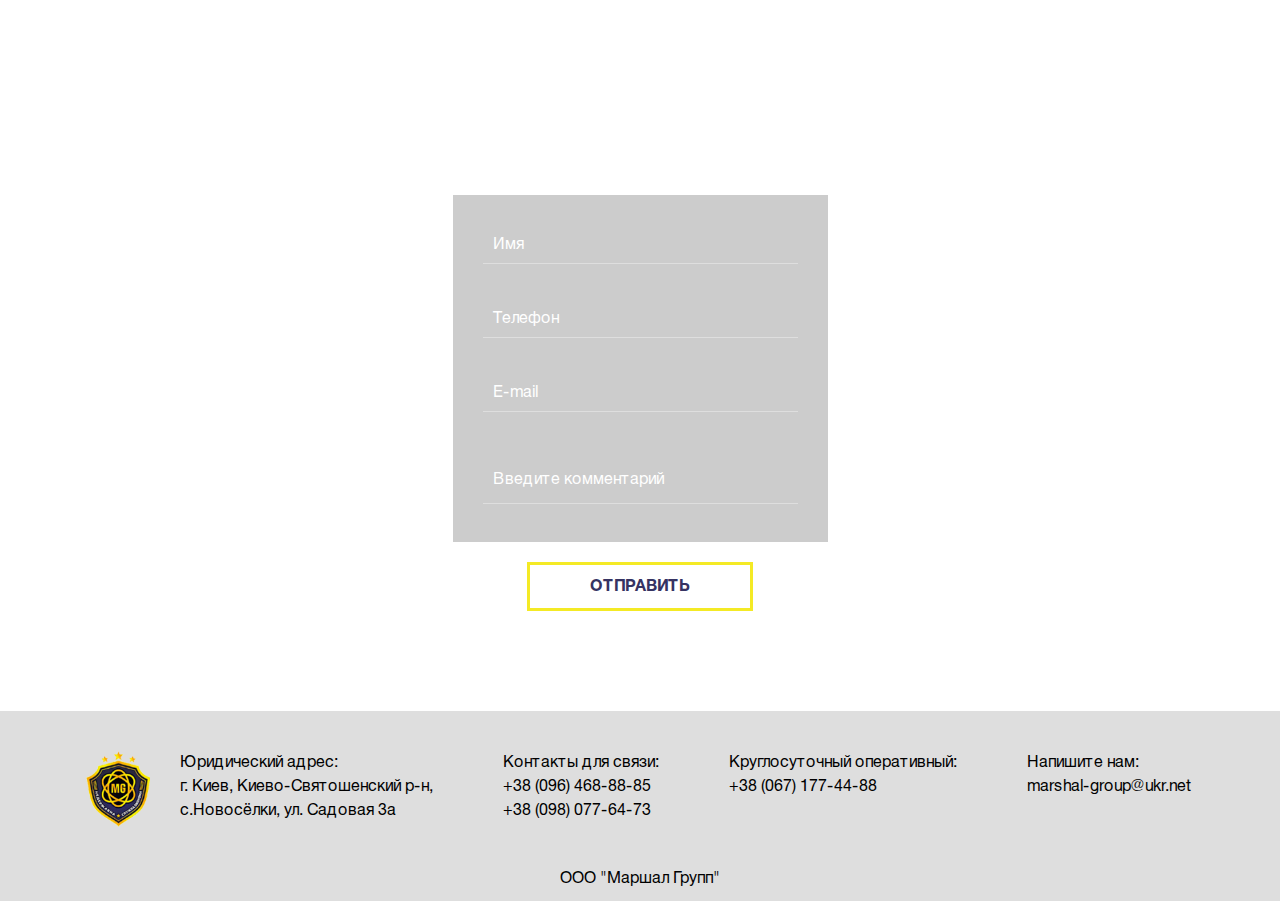
<file: documents/tariff.html>
<!DOCTYPE html>
<html lang="ru">
<head>
    <meta charset="UTF-8">
    <meta name="viewport" content="width=device-width" initial-scale="1.0">
    <title>Тарифы</title>
    <link rel="icon" href="../img/fav-ico.png">
    <link rel="stylesheet" href="../css/style.css">
    <link href="https://fonts.googleapis.com/css?family=Roboto:500,700,900,900i" rel="stylesheet">
</head>
<body>
  <header class="header tariff">
    <div class="wrapper">
      <div class="header-sticky">
        <div class="header-sticky__wrapper">
          <div class="header-content">
            <div class="header-logo">
              <a href="../index.html"><img src="../img/logo.png" alt=""></a>
            </div>
            <ul class="header-nav">
              <li class="header-nav__item">
                <a href="about.html">О компании</a>
              </li>
              <li class="header-nav__item active">
                <a>Тарифы</a>
              </li>
              <li class="header-nav__item">
                <a href="contacts.html">Контакты</a>
              </li>
            </ul>
            <div class="header-tell">
              <span>Круглосуточный оперативный:</span>
              <a href="#">+38 (067) 177-44-88 </a>
            </div>
          </div>
        </div>
      </div>
    </div>
  </header>
  <main class="main tariff">
    <div class="wrapper">
      <div class="rates">
        <p class="rates-title">Тарифы “Маршал групп”</p>
        <div class="wrapper">
          <div class="rates-content__holder">
            <div class="tariff-content left">
              <div class="price-block">
                <div class="price-block__content">
                  <span>Дневной тариф от <b>14 280 грн</b> </span>
                  <span>Ночной тариф от <b>11 580 грн</b></span>
                </div>
                <div class="price-block__person">
                  <div class="work-person">
                    <span>Привлекаются для охраны:</span>
                  </div>
                  <div class="work-person">
                    <img src="../img/person.svg" alt="">
                    <span>Мужчины</span>
                  </div>
                  <div class="work-person">
                    <img src="../img/alarm-clock.svg" alt="">
                    <span>Опыт <br> от 1 года</span>
                  </div>
                  <div class="price-spoiler">
                    <div class="price-block__text">
                      <span>Обеспечение охраны на терминалах и складских помещениях одна из весьма сложных задач для любой охранной компании в Украине. Правонарушителями могут быть как сторонние люди так и сами сотрудники склада. Ведь хищение материальных средств зачастую происходит и по вине самого персонала. Исходя из этого прежде чем брать объект под охрану проводится комплекс мероприятий направленных в первую очередь на выявления возможных мест проникновения на объект из вне. Определения какой тип охранной сигнализации необходимо установить, какую систему видеонаблюдения смонтировать. Разработать порядок доступа персонала на охраняемый объект в выходные и праздничные дни, а также во вне рабочее время. Эти и другие охранные мероприятия в значительной мере повышают безопасность охраняемого объекта.
                      <div class="spoiler-button">
                        <span class="spoiler-button__more">Показать</span>
                        <span class="spoiler-button__close">Скрыть</span>
                      </div>
                      </span>
                    </div>
                  </div>
                </div>
              </div>
              <div class="rates-block">
                <div class="rates-block__top" id="obj1">
                  <h3>Охрана объектов 1 категории</h3>
                    <div>
                    <img src="../img/shield.svg" alt=""> <span>строительные площадки, загородные дома, промышленные предприятия, склады </span>
                  </div>
                </div>
                <div class="rates-block__content" style="background-image: url('../img/rate1.png');">
                </div>
                <div class="pattern-block"></div>
                <a href="#gform" class="mar-btn js-scroll">заказать</a>
              </div>
            <a href="#gform" class="mar-btn js-scroll tablet-btn">заказать</a>
            </div>
            <div class="tariff-content right">
              <div class="rates-block">
                <div class="rates-block__top" id="obj2">
                  <h3>Охрана объектов 2 категории</h3>
                    <div>
                    <img src="../img/shield.svg" alt=""> <span>торговые центры, бизнес центры, офисы, магазины, ломбарды, садики, школы</span>
                  </div>
                </div>
                <div class="rates-block__content" style="background-image: url('../img/tc.png');">
                </div>
                <div class="pattern-block"></div>
                <a href="#gform" class="mar-btn js-scroll">заказать</a>
              </div>
              <div class="price-block">
                <div class="price-block__content">
                  <span>Дневной тариф от <b>16 140 грн</b> </span>
                  <span>Ночной тариф от <b>13 680 грн</b></span>
                </div>
                <div class="price-block__person">
                  <div class="work-person">
                    <span>Привлекаются для охраны:</span>
                  </div>
                  <div class="work-person">
                    <img src="../img/person.svg" alt="">
                    <span>Мужчины <br>Женщины</span>
                  </div>
                  <div class="work-person">
                    <img src="../img/alarm-clock.svg" alt="">
                    <span>Опыт <br>от 2х лет</span>
                  </div>
                  <div class="price-spoiler">
                    <div class="price-block__text">
                      <span>Магазины являются весьма привлекательным местом для преступных элементов. Постоянное наличие в кассах денежных средств. Возможность путём слежения выявления временных интервалов и способов инкассации. Эти и другие особенности таких объектов представляют уязвимость в их безопасности. Исходя из этого основная задача которая стоит перед охранной фирмой это проведение профилактических мер возможных форс-мажорных ситуаций. Определения количества охранников на объекте, действий при различных ситуациях которые могут возникнуть в тех или иных случаях. Заключая договор на охранные услуги в Украине с нашей компанией вы можете быть уверены, что получите на охраняемый объект подготовленных надлежащим образом сотрудников охраны, умеющих наблюдать и акцентировать внимание на каждой окружающей детали.
                      <div class="spoiler-button">
                        <span class="spoiler-button__more">Показать</span>
                        <span class="spoiler-button__close">Скрыть</span>
                      </div>
                      </span>
                    </div>
                  </div>
                </div>
              </div>
              <a href="#gform" class="mar-btn js-scroll tablet-btn">заказать</a>
            </div>
            <div class="tariff-content left">
              <div class="price-block">
                <div class="price-block__content">
                  <span>От <b>55 грн/час</b> ( не менее 9 часов ) </span>
                </div>
                <div class="price-block__person">
                  <div class="work-person">
                    <span>Привлекаются для охраны:</span>
                  </div>
                  <div class="work-person">
                    <img src="../img/person.svg" alt="">
                    <span>Мужчины</span>
                  </div>
                  <div class="work-person">
                    <img src="../img/alarm-clock.svg" alt="">
                    <span>Опыт <br> от 1 года</span>
                  </div>
                  <div class="price-spoiler">
                    <div class="price-block__text">
                      <span>Организация охраны ресторанов и ночных клубов как объектов где люди отдыхают и развлекаются, имеет ряд нюансов. Одна из особенностей таких заведений в том, что публика весьма разнообразна и зачастую бывает в нетрезвом состоянии. Алкоголь, музыка и приподнятое настроение посетителей накладывает определённый отпечаток на специфику разработки совокупности мер охранных мероприятий по отношению к подобным заведениям. Каждый объект имеет индивидуальный подход со стороны охранного предприятия в Украине ООО «МАРШАЛ ГРУПП». Помимо выявления слабых мест заведений, сотрудники охраны проходят спецкурс по правильному несению службы в увеселительных заведениях и вариантах поведения в экстренных ситуациях при контактах с нетрезвыми людьми. Также для повышения уровня безопасности при охране ресторанов в Украине и ночных клубов по желанию заказчика осуществляется:
                        <br>
                      <div class="spoiler-button">
                        <span class="spoiler-button__more">Показать</span>
                        <span class="spoiler-button__close">Скрыть</span>
                      </div>
                      </span>
                    </div>
                  </div>
                </div>
              </div>
              <div class="rates-block">
                <div class="rates-block__top" id="obj3">
                  <h3>Охрана объектов 3 категории</h3>
                    <div>
                    <img src="../img/shield.svg" alt=""> <span>выставки, массовые мероприятия</span>
                  </div>
                </div>
                <div class="rates-block__content" style="background-image: url('../img/exhibition.png');">
                </div>
                <div class="pattern-block"></div>
                <a href="#gform" class="mar-btn js-scroll">заказать</a>
              </div>
              <a href="#gform" class="mar-btn js-scroll tablet-btn">заказать</a>
            </div>
            <div class="tariff-content right">
              <div class="rates-block">
                <div class="rates-block__top" id="personal">
                  <h3>Личная охрана</h3>
                    <div>
                    <img src="../img/shield.svg" alt=""> <span>сопровождения, телохранители </span>
                  </div>
                </div>
                <div class="rates-block__content" style="background-image: url('../img/personal.png');">
                </div>
                <div class="pattern-block"></div>
                <a href="#gform" class="mar-btn js-scroll">заказать</a>
              </div>
              <div class="price-block">
                <div class="price-block__content">
                  <span>От <b>80 грн/час</b> ( не менее 9 часов ).Стоимость услуг телохранителя 
оговаривается индивидуально и при личной встрече</span>
                </div>
                <div class="price-block__person">
                  <div class="work-person">
                    <span>Привлекаются для охраны:</span>
                  </div>
                  <div class="work-person">
                    <img src="../img/person.svg" alt="">
                    <span>Мужчины</span>
                  </div>
                  <div class="work-person">
                    <img src="../img/alarm-clock.svg" alt="">
                    <span>Опыт <br>от 3х лет</span>
                  </div>
                  <div class="price-spoiler">
                    <div class="price-block__text">
                      <span>Обеспечение охраны на терминалах и складских помещениях одна из весьма сложных задач для любой охранной компании в Украине. Правонарушителями могут быть как сторонние люди так и сами сотрудники склада. Ведь хищение материальных средств зачастую происходит и по вине самого персонала. Исходя из этого прежде чем брать объект под охрану проводится комплекс мероприятий направленных в первую очередь на выявления возможных мест проникновения на объект из вне. Определения какой тип охранной сигнализации необходимо установить, какую систему видеонаблюдения смонтировать. Разработать порядок доступа персонала на охраняемый объект в выходные и праздничные дни, а также во вне рабочее время. Эти и другие охранные мероприятия в значительной мере повышают безопасность охраняемого объекта.
                      <div class="spoiler-button">
                        <span class="spoiler-button__more">Показать</span>
                        <span class="spoiler-button__close">Скрыть</span>
                      </div>
                      </span>
                    </div>
                  </div>
                </div>
              </div>
              <a href="#gform" class="mar-btn js-scroll tablet-btn">заказать</a>
            </div>
            <div class="tariff-content left">
              <div class="price-block">
                <div class="price-block__content">
                  <span>От <b>14 500 грн</b> </span>
                </div>
                <div class="price-block__person">
                  <div class="work-person">
                    <span>Привлекаются для охраны:</span>
                  </div>
                  <div class="work-person">
                    <img src="../img/person.svg" alt="">
                    <span>Мужчины<br>Женщины</span>
                  </div>
                  <div class="work-person">
                    <img src="../img/alarm-clock.svg" alt="">
                    <span>Опыт <br>от 6 мес</span>
                  </div>
                  <div class="price-spoiler">
                    <div class="price-block__text">
                      <span>Обеспечение охраны на терминалах и складских помещениях одна из весьма сложных задач для любой охранной компании в Украине. Правонарушителями могут быть как сторонние люди так и сами сотрудники склада. Ведь хищение материальных средств зачастую происходит и по вине самого персонала. Исходя из этого прежде чем брать объект под охрану проводится комплекс мероприятий направленных в первую очередь на выявления возможных мест проникновения на объект из вне. Определения какой тип охранной сигнализации необходимо установить, какую систему видеонаблюдения смонтировать. Разработать порядок доступа персонала на охраняемый объект в выходные и праздничные дни, а также во вне рабочее время. Эти и другие охранные мероприятия в значительной мере повышают безопасность охраняемого объекта.
                      <div class="spoiler-button">
                        <span class="spoiler-button__more">Показать</span>
                        <span class="spoiler-button__close">Скрыть</span>
                      </div>
                      </span>
                    </div>
                  </div>
                </div>
              </div>
              <div class="rates-block">
                <div class="rates-block__top"  id="concierge">
                  <h3>Услуги консьержа-охранника</h3>
                </div>
                <div class="rates-block__content" style="background-image: url('../img/concierge.png');">
                </div>
                <div class="pattern-block"></div>
                <a href="#gform" class="mar-btn js-scroll">заказать</a>
              </div>
              <a href="#gform" class="mar-btn js-scroll tablet-btn">заказать</a>
            </div>
            <div class="rates-description">
              <h3>Цены на охрану в Украине</h3>
              <div class="rates-text">
                <p>Охранные услуги в Украине, которые предоставляет охранное предприятие ООО "МАРШАЛ ГРУПП" это результат кропотливой многолетней работы компании над совершенствованием эффективности охранных мероприятий. Описанные выше виды деятельности это лишь не большая часть того, что мы выполняем. Наши сотрудники успешно несут службу на различного рода стройплощадках, заводах и промышленных предприятиях, автосалонах, садиках и различных учебных заведениях, жилых и коттеджных комплексах, частных домах. Построение долгосрочных доверительных отношений с клиентом это наивысший приоритет для нашей компании. Охранные услуги от охранного предприятия ООО "МАРШАЛ ГРУПП" сегодня - это успех вашей деятельности уже завтра.</p>
              </div>
              <div class="main-title">
                <div class="main-title__text">
                  <p>“Маршал Групп” учитывает все возможные риски и потенциальные опасности</p>
                  <div class="pattern-block">
                  </div>
                </div>
              </div>
            </div>
          </div>
        </div>
      </div>
    </div>
      <div class="application" data-parallax="scroll" data-image-src="../img/Form-bg.png">
        <form id="gform" method="POST" class="personal-info__form form" data-email="example@email.net"
          action="https://script.google.com/macros/s/AKfycby8_B1Toqc78AIIRqLS2TufLQji4BsklHfNVCa5/exec">
          <p>Оставить заявку</p>
          <div class="personal-info__shadow">
            <div class="input-holder">
              <label for="name-send">Имя</label>
              <input type="text" placeholder="" id="name-send" class="form-text" name="name">
            </div>
            <div class="input-holder">
              <label for="phone-send">Телефон</label>
              <input type="text" placeholder="" id="phone-send" class="form-text" name="phone" required>
            </div>
            <div class="input-holder">
              <label for="email-send">E-mail</label>
              <input type="email" placeholder="" id="email-send" class="form-text" name="email">
            </div>
            <div class="input-holder">
              <label for="mail-text">Введите комментарий</label>
              <textarea  placeholder="" id="mail-text"  class="form-text" name="message"></textarea>
            </div>
            <div id="thankyou_message">
              <p>Спасибо</p>
              <span>Мы свяжимся с вами в ближайшее время</span>
            </div>
          </div>
          <input type="submit" class="mar-btn" value="отправить">
        </form>
      </div>
  </main>
  <footer class="footer">
    <div class="wrapper">
      <div class="footer-content">
        <div class="footer-logo">
          <img src="../img/logo.png" alt="">
        </div>
         <ul class="footer-list copy">
          <li class="footer-list__item">
            ООО "Маршал Групп"
          </li>
        </ul>
        <ul class="footer-list">
          <li class="footer-list__item">
            <p>Контакты для связи:</p>
          </li>
          <li class="footer-list__item">
            <a href="tel:+38 (096) 468-88-85">+38 (096) 468-88-85</a>
          </li>
          <li class="footer-list__item">
            <a href="tel:+38 (098) 077-64-73">+38 (098) 077-64-73</a>
          </li>
        </ul>
        <ul class="footer-list">
          <li class="footer-list__item">
            <p>Юридический адрес:</p>
          </li>
          <li class="footer-list__item">
            г. Киев, Киево-Святошенский р-н,
          </li>
          <li class="footer-list__item">
            с.Новосёлки, ул. Садовая 3а
          </li>
        </ul>
        <ul class="footer-list">
          <li class="footer-list__item">
            <p>Круглосуточный оперативный:</p>
            <span>Круглосуточный:</span>
          </li>
          <li class="footer-list__item">
            <a href="tel:+38 (067) 177-44-88 ">+38 (067) 177-44-88 </a>
          </li>
        </ul>
        <ul class="footer-list">
          <li class="footer-list__item">
            <p>Напишите нам:</p>
          </li>
          <li class="footer-list__item">
            <a href="mailto:marshal-group@ukr.net">marshal-group@ukr.net</a>
          </li>
        </ul>
      </div>
    </div>
    <div class="copy">
      <p>ООО "Маршал Групп"</p>
    </div>
  </footer>

  <script src="../js/jquery-3.2.1.min.js"></script>
  <script src="../js/script.js"></script>
  <script src="../js/form-submit.js" ></script>
  <script src="../js/parallax.min.js"></script>
</body>
</html>
</file>
<file: css/style.css>
@charset "UTF-8";
/* NORMALIZE
/* ================================================ */
html, body, div, span, applet, main, object, iframe, h1, h2, h3, h4, h5, h6, p, blockquote, pre, a, abbr, acronym, address, big, cite, code, del, dfn, em, img, ins, kbd, q, s, samp, small, strike, strong, sub, sup, tt, var, b, u, i, center, dl, dt, dd, ol, ul, li, fieldset, form, label, legend, table, caption, tbody, tfoot, thead, tr, th, td, article, aside, canvas, details, embed, figure, figcaption, footer, header, hgroup, menu, nav, output, ruby, section, summary, time, mark, audio, video {
  margin: 0;
  padding: 0;
  border: 0;
  font-size: 100%;
}

/* HTML5 display-role reset for older browsers*/
article, aside, details, main, figcaption, figure, footer, header, hgroup, menu, nav, section {
  display: block;
}

body {
  margin: 0px;
  padding: 0px;
  height: 100%;
  position: relative;
  -webkit-font-smoothing: antialiased;
  -moz-osx-font-smoothing: grayscale;
}

blockquote, q {
  quotes: none;
}

blockquote:before, blockquote:after {
  content: '';
  content: none;
}

q:before, q:after {
  content: '';
  content: none;
}

table {
  border-collapse: collapse;
  border-width: 0px;
  padding: 0px;
  margin: 0px;
}

html {
  height: 100%;
  -webkit-text-size-adjust: none;
  -ms-text-size-adjust: none;
}

input, textarea {
  color: #333;
  outline: none;
  border-radius: 0;
  -moz-border-radius: 0;
  -webkit-border-radius: 0;
  -webkit-appearance: none;
}

input[type="button"], input[type="submit"] {
  cursor: pointer;
  -webkit-appearance: none;
  outline: none;
}

input[type="search"] {
  -webkit-appearance: none;
}

button {
  cursor: pointer;
  -webkit-appearance: none;
  outline: none;
  border: none;
}

td, form {
  margin: 0px;
  padding: 0px;
}

a {
  text-decoration: none;
  outline: none;
  color: inherit;
}

ul {
  list-style: none;
}

textarea {
  resize: none;
}

* {
  -webkit-box-sizing: border-box;
  box-sizing: border-box;
}

*:before, *:after {
  -webkit-box-sizing: border-box;
  box-sizing: border-box;
}

.clearfix:after {
  content: " ";
  display: block;
  height: 0;
  clear: both;
  visibility: hidden;
}

@font-face {
  font-family: "Helvetica";
  src: url("../fonts/Helvetica/HelveticaNeueCyr-Light.ttf");
  font-style: medium;
  font-weight: 200;
}

@font-face {
  font-family: "Helvetica";
  src: url("../fonts/Helvetica/HelveticaNeueCyr-Roman.ttf");
  font-style: medium;
  font-weight: 300;
}

@font-face {
  font-family: "Helvetica";
  src: url("../fonts/Helvetica/HelveticaNeueCyr-Medium.ttf");
  font-style: medium;
  font-weight: 500;
}

@font-face {
  font-family: "Helvetica";
  src: url("../fonts/Helvetica/HelveticaNeueCyr-Bold.ttf");
  font-style: medium;
  font-weight: 900;
}

body {
  font-family: "Helvetica", sans-serif;
  font-weight: 300;
  font-size: 16px;
  background-color: #fff;
  color: #404040;
  min-width: 576px;
  line-height: 24px;
  margin: auto;
}

.wrapper {
  max-width: 1110px;
  margin: auto;
}

.pattern-block {
  background-repeat: no-repeat;
  -webkit-background-size: cover;
  background-size: cover;
  background-position: center;
  position: absolute;
  background-image: url("../img/line.png");
}

/*MAIN STYLES*/
/*===========================================*/
span {
  display: inline-block;
}

img {
  display: block;
  margin: auto;
  width: 100%;
}

.mar-btn {
  font-family: "Helvetica", sans-serif !important;
  color: #363362;
  background-color: #fff;
  text-align: center;
  border: 3px solid #f4ea25;
  padding: 15px 40px 12px 40px;
  text-transform: uppercase;
  font-size: 16px;
  font-weight: 900;
  display: inline-block;
  -webkit-transition: background .3s;
  -o-transition: background .3s;
  transition: background .3s;
}

.marshal-text h2 {
  font-size: 20px;
  font-weight: 200;
  text-transform: uppercase;
  color: #363362;
  margin-bottom: 50px;
}

.marshal-text p + p {
  margin-top: 30px;
}

.marshal-text p {
  color: #404040;
}

.personal-info__form {
  width: 375px;
  display: block;
  margin: auto;
}

.personal-info__form input[type*="text"], .personal-info__form input[type*="email"], .personal-info__form input[type*="password"], .personal-info__form textarea {
  width: 100%;
  border: none;
  border-bottom: 1px solid #dedede;
  padding: 10px;
  font-size: 16px;
  line-height: 18px;
  padding-right: 10px;
  font-weight: 300;
  background: transparent;
  color: #fff;
  font-family: "Helvetica";
}

.personal-info__form input#name {
  text-transform: capitalize;
}

.personal-info__form label[for] {
  position: absolute;
  top: 50%;
  left: 0;
  -webkit-transform: translateY(-50%);
  -ms-transform: translateY(-50%);
  transform: translateY(-50%);
  pointer-events: none;
  -webkit-transition: top .3s, font-size .3s , color .3s;
  -o-transition: top .3s, font-size .3s , color .3s;
  transition: top .3s, font-size .3s , color .3s;
  font-weight: 300;
  font-size: 16px;
  color: #fff;
  padding-left: 10px;
}

.personal-info__form label[for].hold {
  top: -5px;
  font-size: 14px;
  color: #9a9a9a;
}

.personal-info__form .input-holder + .input-holder {
  margin: 35px 0 0 0;
}

.personal-info__form .input-holder {
  position: relative;
}

.personal-info__form .input-holder.wrong label {
  color: #e63d3d;
}

.personal-info__form .input-holder.wrong input[type*="text"] {
  border-bottom: 1px solid #ec5454;
}

.personal-info__form .input-holder.wrong label[for] {
  color: #e63d3d;
}

.personal-info__form .input-holder.active label {
  top: -5px;
  font-size: 14px;
  color: #9a9a9a;
}

#thankyou_message {
  width: 100%;
  text-align: center;
  margin: auto;
  color: #fff;
  font-weight: 200;
  font-size: 20px;
  background-color: rgba(0, 0, 0, 0.2);
  position: absolute;
  left: 0;
  top: 50%;
  -webkit-transform: translateY(-50%);
  -ms-transform: translateY(-50%);
  transform: translateY(-50%);
  display: none;
  visibility: visible;
  text-align: left;
  padding: 20px 15px;
  text-align: center;
}

#thankyou_message p {
  font-size: 34px;
  font-weight: 500;
  margin-bottom: 15px;
  color: #75f561;
  text-transform: capitalize;
}

.spoiler-button {
  background: #fff;
  padding-right: 90px;
}

.spoiler-button span {
  color: #363362 !important;
  cursor: pointer;
  position: relative;
}

.spoiler-button span:after {
  content: '';
  display: block;
  width: 80%;
  height: 1px;
  position: absolute;
  bottom: 3px;
  background-color: #363362;
}

.spoiler-button span:first-child {
  padding-left: 20px;
}

.spoiler-button span:first-child:before {
  content: '...';
  position: absolute;
  left: 0;
  background: #fff;
  color: #404040;
}

/*===========================================*/
/*HEADER*/
/*===========================================*/
.header {
  background-position: center;
  -webkit-background-size: cover;
  background-size: cover;
  background-repeat: no-repeat;
  padding-top: 30px;
  padding-bottom: 150px;
}

.header-sticky {
  height: 115px;
  margin-bottom: 100px;
}

.header-sticky.sticky-header .header-sticky__wrapper {
  position: fixed;
  width: 100%;
  top: 0;
  left: 0;
  background-color: #fff;
  -webkit-box-shadow: 0px 2px 10px 0px rgba(0, 0, 0, 0.3);
  box-shadow: 0px 2px 10px 0px rgba(0, 0, 0, 0.3);
  z-index: 99;
  padding: 10px 0;
}

.header-sticky.sticky-header .header-logo {
  -webkit-transition: width .3s;
  -o-transition: width .3s;
  transition: width .3s;
  width: 50px !important;
}

.header-sticky.sticky-header .header-content {
  max-width: 1110px;
  margin: auto;
  -webkit-box-align: center;
  -webkit-align-items: center;
  -ms-flex-align: center;
  align-items: center;
  min-width: 576px;
  z-index: 99;
}

.header-sticky.sticky-header .header-nav {
  padding-top: 0;
}

.header-sticky.sticky-header .header-nav__item.active {
  color: #363362 !important;
}

.header-sticky.sticky-header .header-nav__item, .header-sticky.sticky-header .header-tell {
  color: #404040;
}

.header-logo {
  margin-right: 90px;
  width: 100px;
}

.header-logo img {
  max-width: 100%;
}

.header-content {
  display: -webkit-box;
  display: -webkit-flex;
  display: -ms-flexbox;
  display: flex;
  color: #fff;
}

.header-nav {
  padding-top: 10px;
  display: -webkit-box;
  display: -webkit-flex;
  display: -ms-flexbox;
  display: flex;
  -webkit-transition: color .3s;
  -o-transition: color .3s;
  transition: color .3s;
  font-weight: 500;
  -webkit-box-align: start;
  -webkit-align-items: flex-start;
  -ms-flex-align: start;
  align-items: flex-start;
}

.header-nav__item + .header-nav__item {
  margin-left: 60px;
}

.header-nav__item {
  -webkit-transition: color .3s;
  -o-transition: color .3s;
  transition: color .3s;
}

.header-nav__item.active {
  position: relative;
  color: #363362;
}

.header-nav__item.active:hover {
  color: #363362;
}

.header-nav__item.active a {
  cursor: default;
}

.header-nav__item.active:before {
  content: '';
  background-color: #f4ea25;
  position: absolute;
  bottom: -8px;
  display: block;
  height: 2px;
  left: -15px;
  width: -webkit-calc(100% + 30px);
  width: calc(100% + 30px);
}

.header-nav__item a {
  display: inline-block;
  width: 100%;
  height: 100%;
}

.header-tell {
  margin-left: auto;
  text-align: right;
  padding-top: 10px;
}

.header-tell span {
  display: block;
  font-size: 14px;
}

.header-tell a {
  font-size: 18px;
  font-weight: 900;
}

.header-title {
  padding-left: 100px;
  font-family: "Roboto", sans-serif;
  line-height: 1;
  color: #fff;
}

.header-title h1 {
  font-weight: 900;
  font-size: 52px;
  margin-bottom: 20px;
}

.header-title p {
  font-weight: 400;
  font-size: 48px;
  font-family: "Helvetica", sans-serif;
}

.header-title .mar-btn {
  margin-top: 110px;
}

/*HEADER-CONTACTS*/
.header.contacts {
  padding: 10px 0 70px 0;
}

.header.contacts .header-sticky {
  margin-bottom: 0;
  height: 76px;
}

.header.contacts .header-content {
  color: #404040;
  -webkit-box-align: center;
  -webkit-align-items: center;
  -ms-flex-align: center;
  align-items: center;
}

.header.contacts .header-logo {
  width: 65px;
  margin-right: 95px !important;
}

.header.contacts .header-nav {
  padding-top: 0;
}

.header.contacts .header-tell {
  padding-top: 0;
}

/*HEADER-ABOUT*/
.header.about {
  padding-top: 10px;
  padding-bottom: 100px;
  margin-bottom: 150px;
}

.header.about .header-title {
  line-height: 24px;
}

.header.about .header-content {
  -webkit-box-align: center;
  -webkit-align-items: center;
  -ms-flex-align: center;
  align-items: center;
}

.header.about .header-nav {
  padding-top: 0;
}

.header.about .header-nav .active {
  color: #fff;
}

.header.about .header-nav .active:hover {
  color: #fff;
}

.header.about .header-logo {
  width: 65px;
  margin-right: 95px;
}

.header.about .header-tell {
  padding-top: 0;
}

.header.about .header-title {
  width: 520px;
  padding-left: 0;
  font-family: "Helvetica", sans-serif;
}

.header.about .header-title h1 {
  font-size: 20px;
  font-weight: 200;
}

.header.about .header-title p + p {
  margin-top: 35px;
}

.header.about .header-title p {
  font-size: 16px;
  font-weight: 300;
}

/*HEADER-TARIFF*/
.header.tariff {
  padding: 10px 0 100px 0;
}

.header.tariff .header-sticky {
  margin-bottom: 0;
  height: 76px;
}

.header.tariff .header-content {
  color: #404040;
  -webkit-box-align: center;
  -webkit-align-items: center;
  -ms-flex-align: center;
  align-items: center;
}

.header.tariff .header-logo {
  width: 65px;
  margin-right: 95px;
}

.header.tariff .header-nav {
  padding-top: 0;
}

.header.tariff .header-tell {
  padding-top: 0;
}

/*===========================================*/
/*MAIN*/
/*===========================================*/
.main-content {
  display: -webkit-box;
  display: -webkit-flex;
  display: -ms-flexbox;
  display: flex;
  -webkit-box-align: center;
  -webkit-align-items: center;
  -ms-flex-align: center;
  align-items: center;
  margin-bottom: 150px;
}

.main-content .marshal-text {
  width: 50%;
}

.main.home-page {
  padding-top: 150px;
}

.main-title {
  width: 50%;
  display: -webkit-box;
  display: -webkit-flex;
  display: -ms-flexbox;
  display: flex;
  -webkit-box-pack: end;
  -webkit-justify-content: flex-end;
  -ms-flex-pack: end;
  justify-content: flex-end;
}

.main-title__text {
  color: #363362;
  width: 340px;
  background-color: #fff;
  font-size: 32px;
  position: relative;
  line-height: 42px;
  margin-right: 57px;
  padding-left: 10px;
  -webkit-box-align: center;
  -webkit-align-items: center;
  -ms-flex-align: center;
  align-items: center;
  display: -webkit-box;
  display: -webkit-flex;
  display: -ms-flexbox;
  display: flex;
  font-family: 'Roboto', sans-serif;
  font-weight: 500;
  white-space: pre-line;
}

.main-title__text::after, .main-title__text::before {
  position: absolute;
  color: #f4ea25;
  font-size: 72px;
  font-weight: 700;
  line-height: 1;
  -webkit-box-align: start;
  -webkit-align-items: flex-start;
  -ms-flex-align: start;
  align-items: flex-start;
  height: 30px;
  font-family: 'Roboto', sans-serif;
}

.main-title__text:before {
  right: 100%;
  bottom: 100%;
  content: '“';
}

.main-title__text:after {
  content: '”';
  right: 0;
  top: 100%;
}

.main-title__text .pattern-block {
  width: -webkit-calc(100% + 114px);
  width: calc(100% + 114px);
  right: -57px;
  z-index: -1;
  top: -40px;
  height: -webkit-calc(100% + 80px);
  height: calc(100% + 80px);
}

.main-title__text p {
  width: 100%;
  position:relative;
}

.cooperation {
  text-align: center;
  background-repeat: no-repeat;
  background-position: center;
  -webkit-background-size: cover;
  background-size: cover;
  padding: 100px 0 70px 0;
  margin-bottom: 150px;
  color: #fff;
}

.cooperation .wrapper {
  width: 955px;
}

.cooperation-title {
  font-size: 30px;
  font-weight: 200;
  margin-bottom: 100px;
}

.cooperation-offers {
  display: -webkit-box;
  display: -webkit-flex;
  display: -ms-flexbox;
  display: flex;
  -webkit-box-pack: justify;
  -webkit-justify-content: space-between;
  -ms-flex-pack: justify;
  justify-content: space-between;
}

.cooperation-offers__row {
  width: 220px;
  text-align: center;
}

.cooperation-offers__row .offers__img {
  width: 100px;
  height: 108px;
  margin: 0 auto 30px;
}

.cooperation-offers__row span {
  font-size: 20px;
}

.rates {
  margin-bottom: 150px;
}

.rates-title {
  display: block;
  font-size: 30px;
  font-weight: 200;
  color: #363362;
  text-transform: uppercase;
  text-align: center;
  margin-bottom: 245px;
}

.rates-content__holder {
  display: -webkit-box;
  display: -webkit-flex;
  display: -ms-flexbox;
  display: flex;
  -webkit-box-pack: justify;
  -webkit-justify-content: space-between;
  -ms-flex-pack: justify;
  justify-content: space-between;
  -webkit-flex-wrap: wrap;
  -ms-flex-wrap: wrap;
  flex-wrap: wrap;
  -webkit-box-align: start;
  -webkit-align-items: flex-start;
  -ms-flex-align: start;
  align-items: flex-start;
  counter-reset: section;
}

.rates-block {
  width: 475px;
  position: relative;
}

.rates-block .rates-block__top {
  bottom: 95%;
}

.rates-block:nth-child(n+3) {
  margin-top: 180px;
}

.rates-block:nth-child(n+5) .rates-block__top {
  padding-bottom: 60px;
}

.rates-block a {
  display: inline-block;
  width: 100%;
  height: 100%;
  z-index: 98;
}

.rates-block .pattern-block {
  top: 30px;
  right: 0;
  height: 100%;
  width: 58%;
  z-index: -1;
}

.rates-block:before {
  counter-increment: section;
  content: counter(section);
  font-size: 240px;
  color: #f2f2f2;
  position: absolute;
  left: 0;
  line-height: 1;
  bottom: 60%;
  font-weight: 900;
  z-index: 2;
  font-family: 'Roboto', sans-serif;
}

.rates-block__content {
  width: 445px;
  height: 250px;
  position: relative;
  background-position: center;
  background-repeat: no-repeat;
  -webkit-background-size: cover;
  background-size: cover;
}

.rates-block__top {
  z-index: 3;
  padding-bottom: 14px;
  position: absolute;
  left: 0;
  width: 100%;
  clear: both;
}

.rates-block__top::before {
  content: '';
  display: block;
  height: 3px;
  width: -webkit-calc(100% + 30px);
  width: calc(100% + 30px);
  position: absolute;
  bottom: 0;
  left: 0;
  background-color: #363362;
  -webkit-transition: background-color .3s;
  -o-transition: background-color .3s;
  transition: background-color .3s;
}

.rates-block__top h3 {
  font-size: 18px;
  font-weight: 900;
  margin-bottom: 30px;
  text-transform: uppercase;
  color: #404040;
  -webkit-transition: color 0.3s;
  -o-transition: color 0.3s;
  transition: color 0.3s;
}

.rates-block__top div {
  color: #000;
  height: 54px;
}

.rates-block__top div img {
  display: inline-block;
  width: 20px;
  vertical-align: top;
  margin-right: 10px;
  height: 20px;
}

.rates-block__top div span {
  width: -webkit-calc(100% - 35px);
  width: calc(100% - 35px);
  vertical-align: top;
  font-weight: 500;
  line-height: 18px;
}

.rates-text {
  width: 475px;
  margin-top: 140px;
}

.application {
  -webkit-background-size: cover;
  background-size: cover;
  background-repeat: no-repeat;
  background-position: center;
  padding: 100px 0;
}

.application .personal-info__form input[type="submit"] {
  margin: auto;
  display: block;
  padding: 15px 60px 13px 60px;
}

.application .personal-info__form p {
  text-align: center;
  color: #fff;
  margin-bottom: 20px;
  font-size: 20px;
  font-weight: 200;
  text-transform: uppercase;
}

.application .personal-info__shadow {
  background-color: rgba(0, 0, 0, 0.2);
  padding: 30px;
  margin-bottom: 20px;
  position: relative;
}

/*MAIN CONTACTS*/
.main.contacts .map {
  padding-left: 65px;
  width: 50%;
}

.main.contacts .map iframe {
  width: 100%;
  height: 690px;
}

.main.contacts .marshal-text p span {
  display: block;
}

.main.contacts .marshal-text p a {
  font-weight: 500;
  -webkit-transition: color .3s;
  -o-transition: color .3s;
  transition: color .3s;
}

.main.contacts .main-title {
  width: 710px;
  margin: 0 auto 215px;
}

.main.contacts .main-title__text {
  width: 100%;
  margin-right: 0;
  font-size: 24px;
  font-weight: 500;
}

/*MAIN-ABOUT*/
.main.about .rates-title {
  margin-bottom: 100px;
}

.main.about .about-get {
  margin-bottom: 150px;
  display: -webkit-box;
  display: -webkit-flex;
  display: -ms-flexbox;
  display: flex;
}

.main.about .about-get__block {
  width: 50%;
  padding-right: 30px;
}

.main.about .about-get__item + .about-get__item {
  margin-top: 60px;
}

.main.about .about-get__item {
  display: -webkit-box;
  display: -webkit-flex;
  display: -ms-flexbox;
  display: flex;
  -webkit-box-align: center;
  -webkit-align-items: center;
  -ms-flex-align: center;
  align-items: center;
}

.main.about .about-get__item img {
  width: 110px;
  margin-right: 50px;
}

.main.about .about-get__item span {
  width: -webkit-calc(100% - 160px);
  width: calc(100% - 160px);
  font-size: 18px;
}

.main.about .about-get .main-title {
  -webkit-box-align: center;
  -webkit-align-items: center;
  -ms-flex-align: center;
  align-items: center;
}

.main.about .about-get .main-title__text {
  width: 78%;
  margin: auto;
  font-weight: 500;
  font-size: 18px;
  line-height: 28px;
}

.main.about .about-get .main-title__text p {
  z-index: 1;
}

.main.about .about-get .main-title__text:after {
  display: none;
}

.main.about .about-get .main-title__text:before {
  content: '!';
  font-size: 200px;
  top: -25px;
  left: -25px;
  right: auto;
  bottom: auto;
  font-weight: 900;
  font-style: italic;
}

.main.about .about-desctiption {
  display: -webkit-box;
  display: -webkit-flex;
  display: -ms-flexbox;
  display: flex;
  -webkit-box-align: center;
  -webkit-align-items: center;
  -ms-flex-align: center;
  align-items: center;
  margin-bottom: 150px;
}

.main.about .about-desctiption__text {
  width: 50%;
}

.main.about .about-desctiption__text p + p {
  margin-top: 30px;
}

.main.about .about-desctiption .main-title {
  -webkit-box-align: center;
  -webkit-align-items: center;
  -ms-flex-align: center;
  align-items: center;
}

.main.about .about-desctiption .main-title__text {
  width: 78%;
  margin: auto;
  font-weight: 500;
  font-size: 24px;
  line-height: 38px;
}

/*MAIN-TARIFF*/
.main.tariff .rates-title {
  margin-bottom: 120px;
}

.main.tariff .tariff-content {
  width: 100%;
  margin-bottom: 135px;
  display: -webkit-box;
  display: -webkit-flex;
  display: -ms-flexbox;
  display: flex;
  -webkit-box-align: end;
  -webkit-align-items: flex-end;
  -ms-flex-align: end;
  align-items: flex-end;
  -webkit-flex-wrap: wrap;
  -ms-flex-wrap: wrap;
  flex-wrap: wrap;
}

.main.tariff .tariff-content .tablet-btn {
  display: none !important;
}

.main.tariff .tariff-content.right .rates-block__top h3:before {
  left: -72%;
}

.main.tariff .tariff-content.right .price-block {
  padding-left: 15px;
}

.main.tariff .tariff-content.right .rates-block__content {
  margin-right: auto;
}

.main.tariff .tariff-content.right .rates-block::before {
  right: -50px;
  left: auto;
  z-index: -1;
}

.main.tariff .tariff-content.right .rates-block__top {
  -webkit-transform: translate(100%, -25px);
  -ms-transform: translate(100%, -25px);
  transform: translate(100%, -25px);
  float: left;
  padding-left: 15px;
}

.main.tariff .tariff-content.right .rates-block .pattern-block {
  left: auto;
  right: 0;
}

.main.tariff .tariff-content.right .mar-btn {
  margin-right: auto;
  -webkit-transform: translate(30px, -15px);
  -ms-transform: translate(30px, -15px);
  transform: translate(30px, -15px);
}

.main.tariff .tariff-content.left .rates-block__top h3:before {
  left: 34%;
}

.main.tariff .tariff-content.left .price-block {
  padding-right: 15px;
}

.main.tariff .tariff-content.left .rates-block__content {
  margin-left: auto;
}

.main.tariff .tariff-content.left .rates-block::before {
  left: -20px;
}

.main.tariff .tariff-content.left .rates-block__top {
  -webkit-transform: translate(-100%, -25px);
  -ms-transform: translate(-100%, -25px);
  transform: translate(-100%, -25px);
  float: left;
  padding-right: 15px;
}

.main.tariff .tariff-content.left .rates-block .pattern-block {
  right: auto;
  left: 0;
}

.main.tariff .tariff-content.left .mar-btn {
  margin-left: auto;
  -webkit-transform: translate(-30px, -15px);
  -ms-transform: translate(-30px, -15px);
  transform: translate(-30px, -15px);
}

.main.tariff .tariff-content .mar-btn {
  width: 220px;
  display: block;
  padding: 15px 0 13px 0;
  border: 3px solid #363362;
  -webkit-transition: border .3s , background .3s;
  -o-transition: border .3s , background .3s;
  transition: border .3s , background .3s;
}

.main.tariff .tariff-content .rates-block {
  width: 50%;
}

.main.tariff .tariff-content .rates-block .pattern-block {
  height: -webkit-calc(100% - 80px);
  height: calc(100% - 80px);
  top: 70px;
}

.main.tariff .tariff-content .rates-block:before {
  bottom: 50%;
}

.main.tariff .tariff-content .rates-block__content {
  height: 290px;
}

.main.tariff .tariff-content .price-block {
  width: 50%;
  z-index: 10;
}

.main.tariff .tariff-content .price-block__content {
  margin-bottom: 40px;
  position:relative;
  z-index:98;
}

.main.tariff .tariff-content .price-block__content span + span {
  margin-left: 30px;
}

.main.tariff .tariff-content .price-block__content span {
  font-weight: 500;
}

.main.tariff .tariff-content .price-block__content span b {
  font-size: 20px;
  color: #363362;
}

.main.tariff .tariff-content .price-block__person {
  display: -webkit-box;
  display: -webkit-flex;
  display: -ms-flexbox;
  display: flex;
  -webkit-flex-wrap: wrap;
  -ms-flex-wrap: wrap;
  flex-wrap: wrap;
  -webkit-box-align: center;
  -webkit-align-items: center;
  -ms-flex-align: center;
  align-items: center;
}

.main.tariff .tariff-content .price-block__person .work-person {
  width: 115px;
  font-weight: 500;
}

.main.tariff .tariff-content .price-block__person .work-person:nth-child(2) img {
  width: 25px !important;
}

.main.tariff .tariff-content .price-block__person .work-person + .work-person {
  margin-left: 50px;
  font-size: 15px;
  font-weight: 300;
  color: #000;
}

.main.tariff .tariff-content .price-block__person .work-person + .work-person img {
  display: inline-block !important;
  color: #363362;
  width: 30px;
  margin-right: 10px;
  vertical-align: middle;
  height: 35px;
}

.main.tariff .tariff-content .price-block__person .work-person + .work-person span {
  width: -webkit-calc(100% - 45px);
  width: calc(100% - 45px);
  vertical-align: middle;
  line-height: 18px;
}

.main.tariff .tariff-content .price-block .price-spoiler {
  margin-top: 40px;
  position: relative;
  height: 60px;
  overflow: hidden;
  width: 100%;
}

.main.tariff .tariff-content .price-block .price-spoiler.active {
  overflow: visible;
}

.main.tariff .tariff-content .price-block .price-spoiler.active .price-block__text {
  position: absolute;
  padding-bottom: 15px;
}

.main.tariff .tariff-content .price-block .price-spoiler.active .spoiler-button {
  position: static !important;
}

.main.tariff .tariff-content .price-block .price-spoiler.active .spoiler-button span {
  z-index: 99;
}

.main.tariff .tariff-content .price-block .price-spoiler.active .spoiler-button span:after {
  width: 100%;
}

.main.tariff .tariff-content .price-block .price-spoiler.active .spoiler-button span:first-child {
  display: none;
}

.main.tariff .tariff-content .price-block .price-spoiler.active .spoiler-button span + span {
  display: inline-block !important;
}

.main.tariff .tariff-content .price-block__text {
  line-height: 20px;
  z-index: 99;
  background-color: #fff;
}

.main.tariff .tariff-content .price-block__text span {
  position: relative;
}

.main.tariff .tariff-content .price-block__text span .spoiler-button {
  position: absolute;
  right: 0;
  top: 40px;
}

.main.tariff .tariff-content .price-block__text span .spoiler-button span + span {
  display: none;
}

.main.tariff .tariff-content .rates-block__top {
  position: relative;
  left: auto;
  bottom: auto;
}

.main.tariff .tariff-content .rates-block__top::before {
  display: none;
}

.main.tariff .tariff-content .rates-block__top div {
  height: auto;
}

.main.tariff .tariff-content .rates-block__top h3 {
  position: relative;
  padding-bottom: 20px;
}

.main.tariff .tariff-content .rates-block__top h3:before {
  content: '';
  display: block;
  height: 3px;
  width: -webkit-calc(100% + 30px);
  width: calc(100% + 30px);
  position: absolute;
  bottom: 0;
  left: 0;
  z-index: 90;
  background-color: #363362;
  -webkit-transition: background-color .3s;
  -o-transition: background-color .3s;
  transition: background-color .3s;
}

.main.tariff .rates-description {
  font-size: 0;
  width: 100%;
}

.main.tariff .rates-description h3 {
  font-size: 20px;
  margin-bottom: 20px;
  text-transform: uppercase;
  color: #363362;
}

.main.tariff .rates-description .rates-text {
  display: inline-block;
  vertical-align: top;
  margin-top: 0;
  width: 50%;
  padding-right: 15px;
  font-size: 16px;
}

.main.tariff .rates-description .main-title {
  padding-left: 15px;
  font-size: 24px;
  margin-top: 45px;
  display: inline-block;
  vertical-align: top;
}

.main.tariff .rates-description .main-title__text {
  width: 78%;
  margin: auto;
  font-weight: 500;
  font-size: 24px;
  line-height: 38px;
}

/*===========================================*/
/*FOOTER*/
/*===========================================*/
.footer {
  background-color: #dedede;
  padding: 40px 0 10px 0;
  color: #000;
}

.footer-logo {
  width: 65px;
  margin-right: 30px;
}

.footer-content {
  display: -webkit-box;
  display: -webkit-flex;
  display: -ms-flexbox;
  display: flex;
}

.footer-list:nth-child(3) {
  -webkit-box-ordinal-group: 3;
  -webkit-order: 2;
  -ms-flex-order: 2;
  order: 2;
}

.footer-list:nth-child(4) {
  -webkit-box-ordinal-group: 2;
  -webkit-order: 1;
  -ms-flex-order: 1;
  order: 1;
  margin-left: 0 !important;
}

.footer-list:nth-child(5) {
  -webkit-box-ordinal-group: 4;
  -webkit-order: 3;
  -ms-flex-order: 3;
  order: 3;
}

.footer-list:nth-child(6) {
  -webkit-box-ordinal-group: 5;
  -webkit-order: 4;
  -ms-flex-order: 4;
  order: 4;
}

.footer-list.copy {
  display: none !important;
}

.footer-list__item span {
  display: none;
}

.footer-list + .footer-list {
  margin-left: 70px;
}

.footer .copy {
  margin-top: 40px;
  text-align: center;
}

/*media*/
@media (min-width: 1025px) {
  /*HOVER*/
  .mar-btn:hover {
    background-color: #f4ea25;
  }
  .header-sticky.sticky-header .header-nav__item:hover {
    color: #ede202;
  }
  .header-nav__item:hover, .marshal-text p a:hover {
    color: #ede202;
  }
  .rates-block:hover h3 {
    color: #363362;
  }
  .rates-block:hover .rates-block__top:before {
    background-color: #f4ea25;
  }
  .main.tariff .tariff-content:hover .rates-block__top h3:before {
    background-color: #f4ea25;
  }
  .main.tariff .tariff-content:hover .mar-btn {
    border: 3px solid #f4ea25;
  }
}

@media (max-width: 1279px) {
  .header-sticky.sticky-header .header-content {
    padding: 0 15px;
  }
  .wrapper {
    padding: 0 15px;
  }
  /*MAIN-TARIFF*/
  .main.tariff .tariff .tariff-content.left .rates-block::before {
    left: -50px;
  }
  .main.tariff .tariff .tariff-content.right .rates-block::before {
    right: -80px;
  }
  .main.tariff .tariff .tariff-content .price-block__content span + span {
    margin: 0;
    display: block;
  }
  /*FOOTER*/
  .footer-list + .footer-list {
    margin-left: 30px;
  }
}

@media (max-width: 1280px) {
  .main.tariff .tariff-content:nth-child(1) .price-block__content, .main.tariff .tariff-content:nth-child(2) .price-block__content {
    display: -webkit-box;
    display: -webkit-flex;
    display: -ms-flexbox;
    display: flex;
  }
  .main.tariff .tariff-content:nth-child(1) .price-block__content span, .main.tariff .tariff-content:nth-child(2) .price-block__content span {
    width: 50%;
  }
  .main.tariff .tariff-content:nth-child(1) .price-block__content span b, .main.tariff .tariff-content:nth-child(2) .price-block__content span b {
    display: block;
  }
}

@media (max-width: 1023px) {
  .header-sticky.sticky-header .header-content {
    max-width: 960px;
  }
  .wrapper {
    max-width: 960px;
  }
  /*HEADER-HOME*/
  .header-title h1 {
    font-size: 45px;
  }
  .header-title p {
    font-size: 40px;
  }
  .header.home-page {
    padding-bottom: 100px;
  }
  /*MAIN-HOME*/
  .main.home-page {
    padding-top: 100px;
  }
  .main.home-page .rates-content__holder .rates-block {
    width: 405px;
  }
  .main.home-page .rates-content__holder .rates-block__content {
    width: 375px;
  }
  .main.home-page .rates-content__holder .rates-block__content .rates-block__top:before {
    width: 100%;
  }
  /*MAIN-CONTACTS*/
  .main.contacts .main-content {
    -webkit-flex-wrap: wrap;
    -ms-flex-wrap: wrap;
    flex-wrap: wrap;
  }
  .main.contacts .marshal-text {
    width: 100%;
    margin-bottom: 40px;
  }
  .main.contacts .map {
    width: 100%;
    padding: 0;
  }
  .main.contacts .main-title {
    margin: 0 auto 165px;
    width: 70%;
  }
  /*MAIN-ABOUT*/
  .main.about .about-get {
    -webkit-flex-wrap: wrap;
    -ms-flex-wrap: wrap;
    flex-wrap: wrap;
    margin-bottom: 100px;
  }
  .main.about .about-get__block {
    display: block;
    font-size: 0;
    width: 100%;
    -webkit-box-align: center;
    -webkit-align-items: center;
    -ms-flex-align: center;
    align-items: center;
  }
  .main.about .about-get__item + .about-get__item {
    margin: 0;
  }
  .main.about .about-get__item {
    margin: 0 0 0 0;
    display: block;
    width: 33.33%;
    display: inline-block;
    vertical-align: top;
    padding: 0 15px;
  }
  .main.about .about-get__item span {
    width: 100%;
    text-align: center;
    margin-top: 15px;
  }
  .main.about .about-get__item img {
    margin: auto;
  }
  .main.about .about-get .main-title {
    width: 70%;
    margin: auto;
    margin-top: 70px;
  }
  /*MAIN-TARIFF*/
  .main.tariff .tariff-content .rates-block__content {
    width: 380px;
    height: 260px;
  }
  .main.tariff .tariff-content .rates-block::before {
    z-index: 1 !important;
    font-size: 180px;
  }
  .main.tariff .tariff-content .price-block__content {
    margin-bottom: 30px;
  }
  .main.tariff .tariff-content .price-block__content span + span {
    margin-left: 0;
  }
  .main.tariff .tariff-content .price-block .price-spoiler {
    height: 40px;
  }
  .main.tariff .tariff-content .price-block__text span .spoiler-button {
    top: 20px;
  }
  .main.tariff .tariff-content .price-block__person .work-person + .work-person {
    margin-left: 40px;
  }
  /*footer*/
  /*==========================================*/
  .footer-logo {
    display: none;
  }
  .footer-list + .footer-list {
    margin-left: 55px;
  }
  .footer-list {
    font-size: 15px;
  }
}

@media (max-width: 959px) {
  .header-sticky.sticky-header .header-content {
    max-width: 100%;
  }
  .wrapper {
    max-width: 720px;
  }
  .rates-title {
    font-size: 24px;
  }
  /*HEADER*/
  .header {
    padding-top: 0 !important;
  }
  .header .wrapper {
    max-width: 100%;
    padding: 0;
  }
  .header-content {
    padding: 0 15px;
    -webkit-box-align: center;
    -webkit-align-items: center;
    -ms-flex-align: center;
    align-items: center;
  }
  .header-nav {
    padding: 0;
  }
  .header-logo {
    width: 65px;
    margin-right: 95px;
  }
  .header.about .header-title {
    padding-left: 15px;
  }
  /*main*/
  .main-content {
    margin-bottom: 100px;
  }
  /*MAIN-HEADER*/
  .cooperation-title {
    font-size: 27px;
  }
  .main.home-page .main-content {
    -webkit-flex-wrap: wrap;
    -ms-flex-wrap: wrap;
    flex-wrap: wrap;
  }
  .main.home-page .marshal-text {
    width: 100%;
  }
  .main.home-page .marshal-text p + p {
    margin: 10px 0 0 0;
  }
  .main.home-page .main-title {
    width: 84%;
    margin: 80px auto;
  }
  .main.home-page .main-title__text {
    width: 100%;
  }
  .main.home-page .rates-content__holder .rates-block {
    width: 330px;
  }
  .main.home-page .rates-content__holder .rates-block:before {
    font-size: 180px;
    bottom: 75%;
  }
  .main.home-page .rates-content__holder .rates-block:nth-child(n+5) .rates-block__top {
    padding-bottom: 50px;
  }
  .main.home-page .rates-content__holder .rates-block__top span {
    font-size: 14px;
  }
  .main.home-page .rates-content__holder .rates-block__content {
    width: 100%;
    height: 220px;
  }
  .main.home-page .rates-text {
    width: 100%;
    margin-top: 100px;
  }
  /*MAIN-ABOUT*/
  .main.about .about-desctiption {
    -webkit-flex-wrap: wrap;
    -ms-flex-wrap: wrap;
    flex-wrap: wrap;
  }
  .main.about .about-desctiption__text {
    width: 100%;
  }
  .main.about .about-desctiption .main-title {
    width: 70%;
    margin: 70px auto 0;
  }
  /*MAIN-CONTACTS*/
  .main.contacts .main-title {
    width: 84%;
  }
  /*MAIN-TARIFF*/
  .main.tariff .rates-content__holder {
    display: block;
  }
  .main.tariff .rates .wrapper {
    padding: 0;
  }
  .main.tariff .tariff-content .tablet-btn {
    display: block !important;
    -webkit-transform: translate(0, 0) !important;
    -ms-transform: translate(0, 0) !important;
    transform: translate(0, 0) !important;
    -webkit-box-ordinal-group: 4;
    -webkit-order: 3;
    -ms-flex-order: 3;
    order: 3;
    margin: 30px auto 0;
  }
  .main.tariff .tariff-content.left .rates-block__top, .main.tariff .tariff-content.right .rates-block__top {
    float: none;
    padding: 0;
    -webkit-transform: translate(0, 0);
    -ms-transform: translate(0, 0);
    transform: translate(0, 0);
  }
  .main.tariff .tariff-content.left .rates-block__top h3, .main.tariff .tariff-content.right .rates-block__top h3 {
    padding-bottom: 0;
  }
  .main.tariff .tariff-content.left .rates-block__top h3:before, .main.tariff .tariff-content.right .rates-block__top h3:before {
    left: 0;
    right: 0;
    bottom: -70px;
  }
  .main.tariff .tariff-content .price-block {
    -webkit-box-ordinal-group: 3;
    -webkit-order: 2;
    -ms-flex-order: 2;
    order: 2;
    width: 100%;
  }
  .main.tariff .tariff-content .rates-block {
    -webkit-box-ordinal-group: 2;
    -webkit-order: 1;
    -ms-flex-order: 1;
    order: 1;
    width: 100%;
  }
  .main.tariff .tariff-content .rates-block a {
    display: none;
  }
  .main.tariff .tariff-content .rates-block__content {
    width: 100%;
    -webkit-background-size: contain;
    background-size: contain;
  }
  /*main tariff*/
  .main.tariff .wrapper {
    max-width: 576px;
  }
  .main.tariff .tariff-content {
    padding: 0 !important;
  }
  .main.tariff .tariff-content:nth-child(5) .rates-block__top h3:before {
    bottom: -53px !important;
  }
  .main.tariff .tariff-content .rates-title {
    margin-bottom: 100px;
  }
  .main.tariff .tariff-content .price-block {
    margin-top: 30px;
    padding: 0 !important;
  }
  .main.tariff .tariff-content .rates-block__top h3:before {
    width: 100%;
    bottom: -90px !important;
  }
  .main.tariff .tariff-content .rates-block__top span {
    height: 40px;
  }
  .main.tariff .tariff-content .rates-block:before {
    right: auto !important;
    left: 0 !important;
  }
  .main.tariff .tariff-content .rates-block__content {
    -webkit-background-size: cover;
    background-size: cover;
  }
  .main.tariff .tariff-content .rates-block .pattern-block {
    height: 260px;
    top: auto;
    bottom: -25px;
    left: 0;
    right: auto;
  }
  .main.tariff .rates-description {
    -webkit-flex-wrap: wrap;
    -ms-flex-wrap: wrap;
    flex-wrap: wrap;
  }
  .main.tariff .rates-description .rates-text {
    width: 100%;
  }
  .main.tariff .rates-description .main-title {
    width: 84%;
    display: block;
    margin: 80px auto 0;
  }
  .main.tariff .rates-description .main-title__text {
    width: 100%;
  }
  /*FOOTER*/
  .footer {
    padding: 40px 0;
  }
  .footer .copy {
    display: none;
  }
  .footer-content {
    display: block;
  }
  .footer-content:after {
    content: " ";
    display: block;
    height: 0;
    clear: both;
    visibility: hidden;
  }
  .footer-content .footer-logo {
    display: block;
    float: left;
    width: 15%;
    margin-right: 0;
    padding-right: 40px;
  }
  .footer-content .footer-list + .footer-list {
    margin-left: 0;
  }
  .footer-content .footer-list__item p {
    font-weight: 500;
  }
  .footer-content .footer-list.copy {
    display: block !important;
    float: left;
    width: 36%;
    margin-top: 0;
    text-align: left;
  }
  .footer-content .footer-list:nth-child(3) {
    width: 49%;
    float: right;
    padding-left: 45px;
  }
  .footer-content .footer-list:nth-child(3) li {
    float: left;
  }
  .footer-content .footer-list:nth-child(3) li:first-child {
    margin-right: 2px;
  }
  .footer-content .footer-list:nth-child(4) {
    width: 36%;
    float: left;
    margin-top: 20px;
  }
  .footer-content .footer-list:nth-child(5) {
    width: 49%;
    float: right;
    padding-left: 45px;
    margin-top: 10px;
  }
  .footer-content .footer-list:nth-child(5) .footer-list__item p {
    display: none;
  }
  .footer-content .footer-list:nth-child(5) .footer-list__item span {
    display: inline-block;
    font-weight: 900;
  }
  .footer-content .footer-list:nth-child(5) li {
    float: left;
  }
  .footer-content .footer-list:nth-child(5) li:first-child {
    margin-right: 2px;
  }
  .footer-content .footer-list:nth-child(6) {
    width: 49%;
    float: right;
    padding-left: 45px;
    margin-top: 10px;
  }
  .footer-content .footer-list:nth-child(6) li {
    float: left;
  }
  .footer-content .footer-list:nth-child(6) li:first-child {
    margin-right: 2px;
  }
}

@media (max-width: 767px) {
  .header-tell {
    display: none;
  }
}

@media (max-width: 719px) {
  .wrapper {
    max-width: 576px;
  }
  /*HEADER-home*/
  .header.home-page {
    padding-bottom: 50px;
  }
  .header.home-page .header-title {
    text-align: center;
    padding: 0 15px;
  }
  .header.home-page .header-title h1 {
    font-size: 42px;
  }
  .header.home-page .header-title p {
    font-size: 31px;
  }
  .header.home-page .header-title .mar-btn {
    margin-top: 60px;
  }
  /*HEADER-ABOUT*/
  .header.about {
    margin-bottom: 60px;
  }
  .header.about .header-title p + p {
    margin-top: 15px;
  }
  /*HEADER-TARIFF*/
  .header.tariff {
    padding-bottom: 60px;
  }
  /*MAIN-HOME*/
  .main.home-page {
    padding-top: 60px;
  }
  .main.home-page .main-title {
    width: 60%;
  }
  .main.home-page .main-title__text {
    margin-right: 0;
  }
  .main.home-page .rates-title {
    margin-bottom: 170px;
  }
  .main.home-page .rates-block + .rates-block {
    margin-top: 170px;
  }
  .main.home-page .rates-block {
    margin: auto;
    width: 450px !important;
  }
  .main.home-page .rates-block__content {
    height: 250px;
  }
  .cooperation {
    padding: 70px 0 50px 0;
    margin-bottom: 60px;
  }
  .cooperation-title {
    font-size: 22px;
    margin-bottom: 60px;
  }
  .cooperation .offers__img {
    width: 90px;
    height: 100px;
  }
  .cooperation-offers__row span {
    font-size: 18px;
  }
  /*MAIN-ABOUT*/
  .main.about .rates-title {
    margin-bottom: 60px;
    font-size: 19px;
  }
  .main.about .about-get__item + .about-get__item {
    margin-top: 30px;
  }
  .main.about .about-get__item {
    display: block;
    width: 100%;
    padding: 0;
  }
  .main.about .about-get__item img {
    display: inline-block;
    vertical-align: middle;
  }
  .main.about .about-get__item span {
    padding-left: 30px;
    width: -webkit-calc(100% - 110px);
    width: calc(100% - 110px);
    display: inline-block;
    vertical-align: middle;
    text-align: left;
  }
  .main.about .about-get .main-title {
    width: 100%;
  }
  .main.about .about-desctiption .main-title {
    width: 100%;
  }
  /*MAIN-CONTACTS*/
  .main.contacts .map {
    height: 400px;
  }
  .main.contacts .map iframe {
    height: 100%;
  }
  .main.contacts .main-title {
    width: 100%;
  }
  .main.contacts .main-title__text {
    margin: auto;
    width: 80%;
  }
  /*Main-TARIFF*/
  .main.tariff .rates-title {
    margin-bottom: 60px;
  }
  .main.tariff .tariff-content {
    margin-bottom: 100px;
  }
  .main.tariff .tariff-content .price-block__content span b {
    display: inline-block !important;
  }
  .footer-content .footer-logo {
    width: 20%;
  }
  .footer-content .footer-list.copy {
    display: none!important;
  }
  .footer-content .footer-list:nth-child(3) {
    width: 28%;
    float: left;
    padding-left: 0;
  }
  .footer-content .footer-list:nth-child(4) {
    width: 52%;
    margin-top: 0;
    padding-left: 44px;
  }
  .footer-content .footer-list:nth-child(5) {
    width: 28%;
    float: left;
    padding-left: 0;
    margin-top: 15px;
  }
  .footer-content .footer-list:nth-child(6) {
    width: 52%;
    margin-top: 15px;
    padding-left: 44px;
  }
}
</file>
